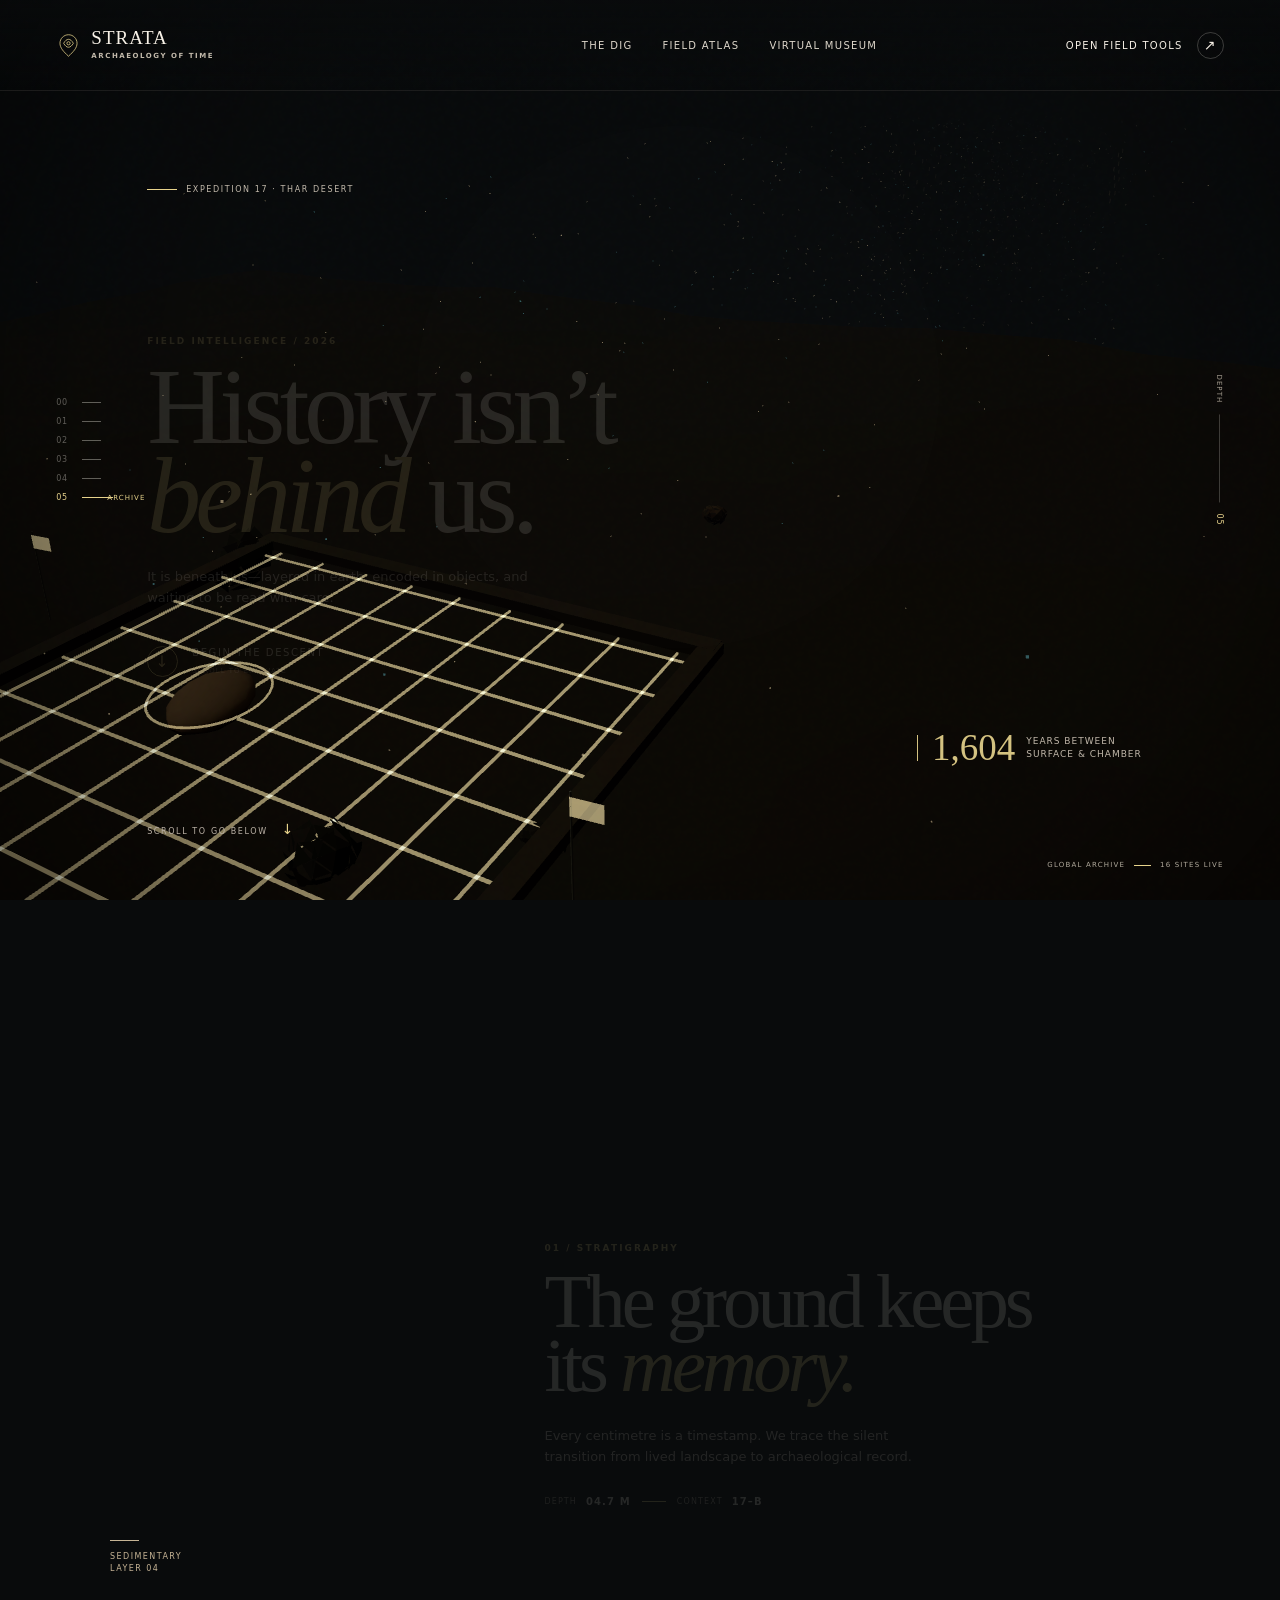
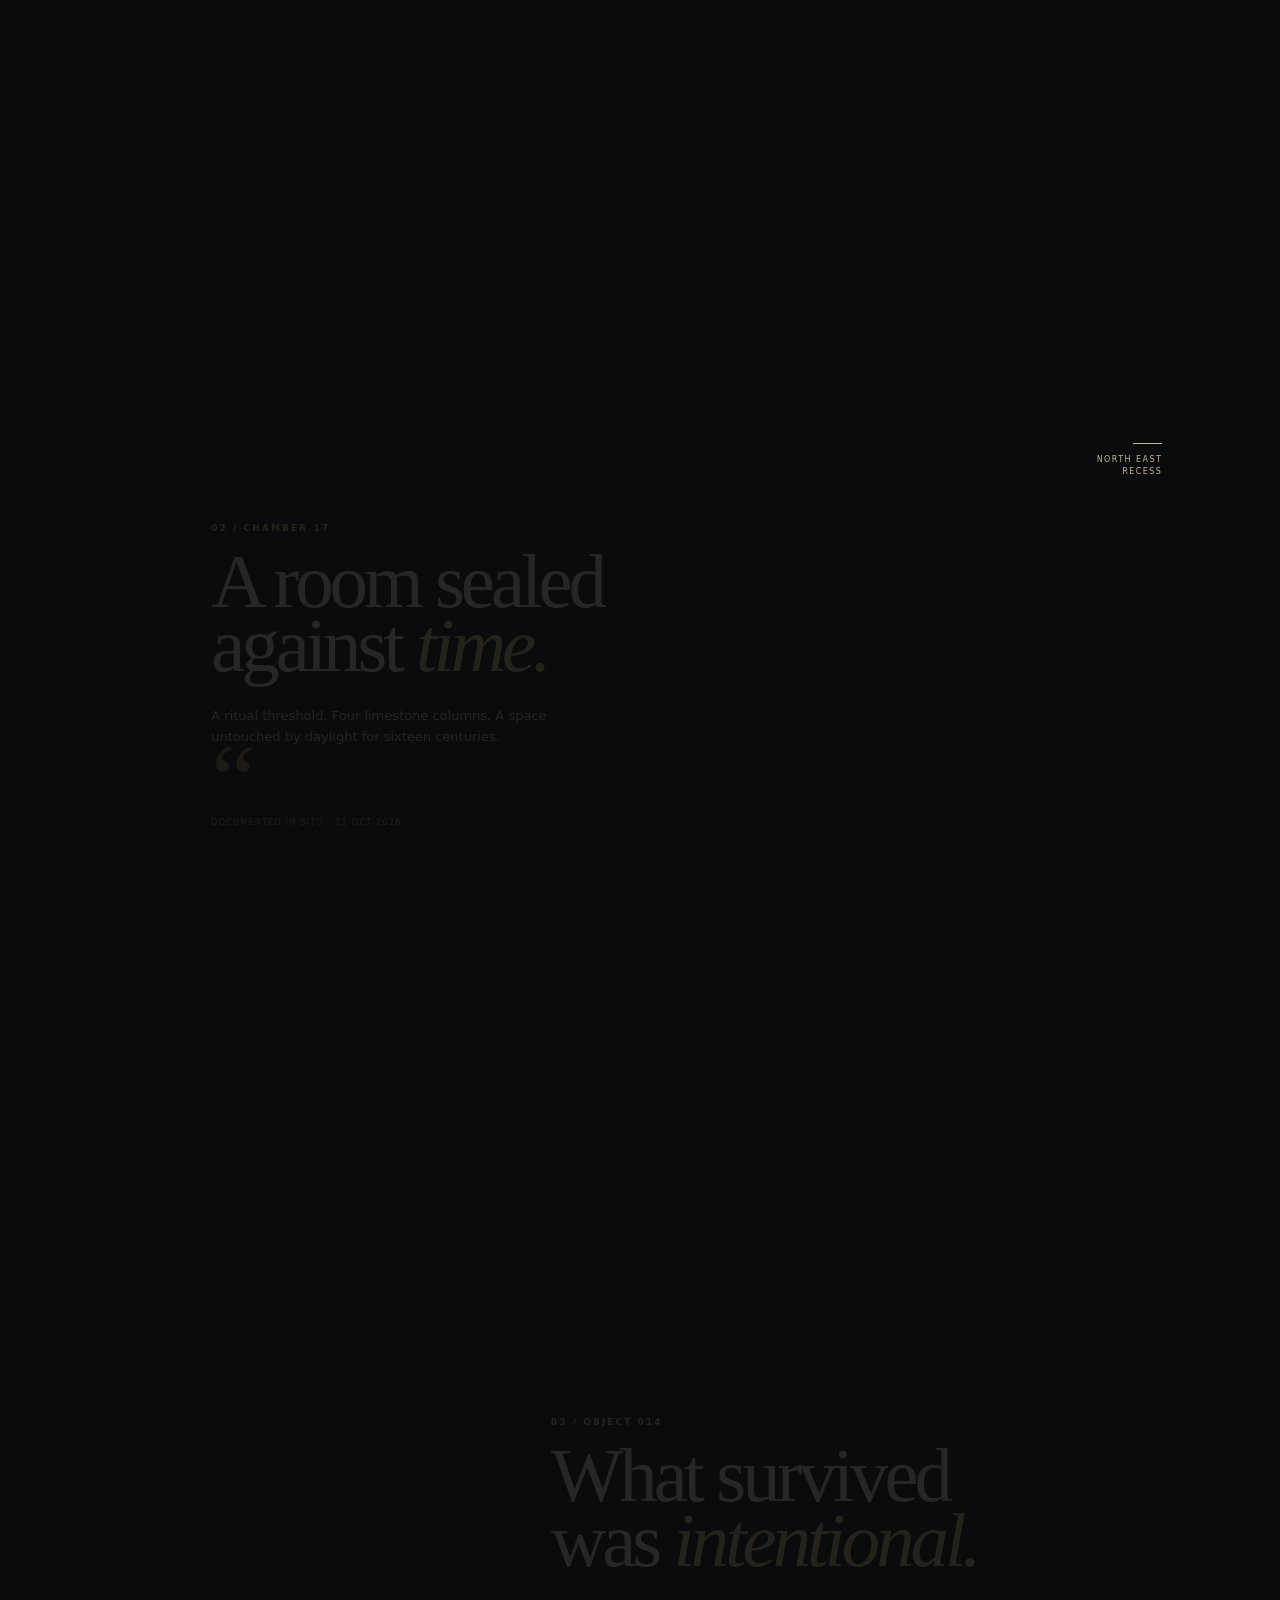
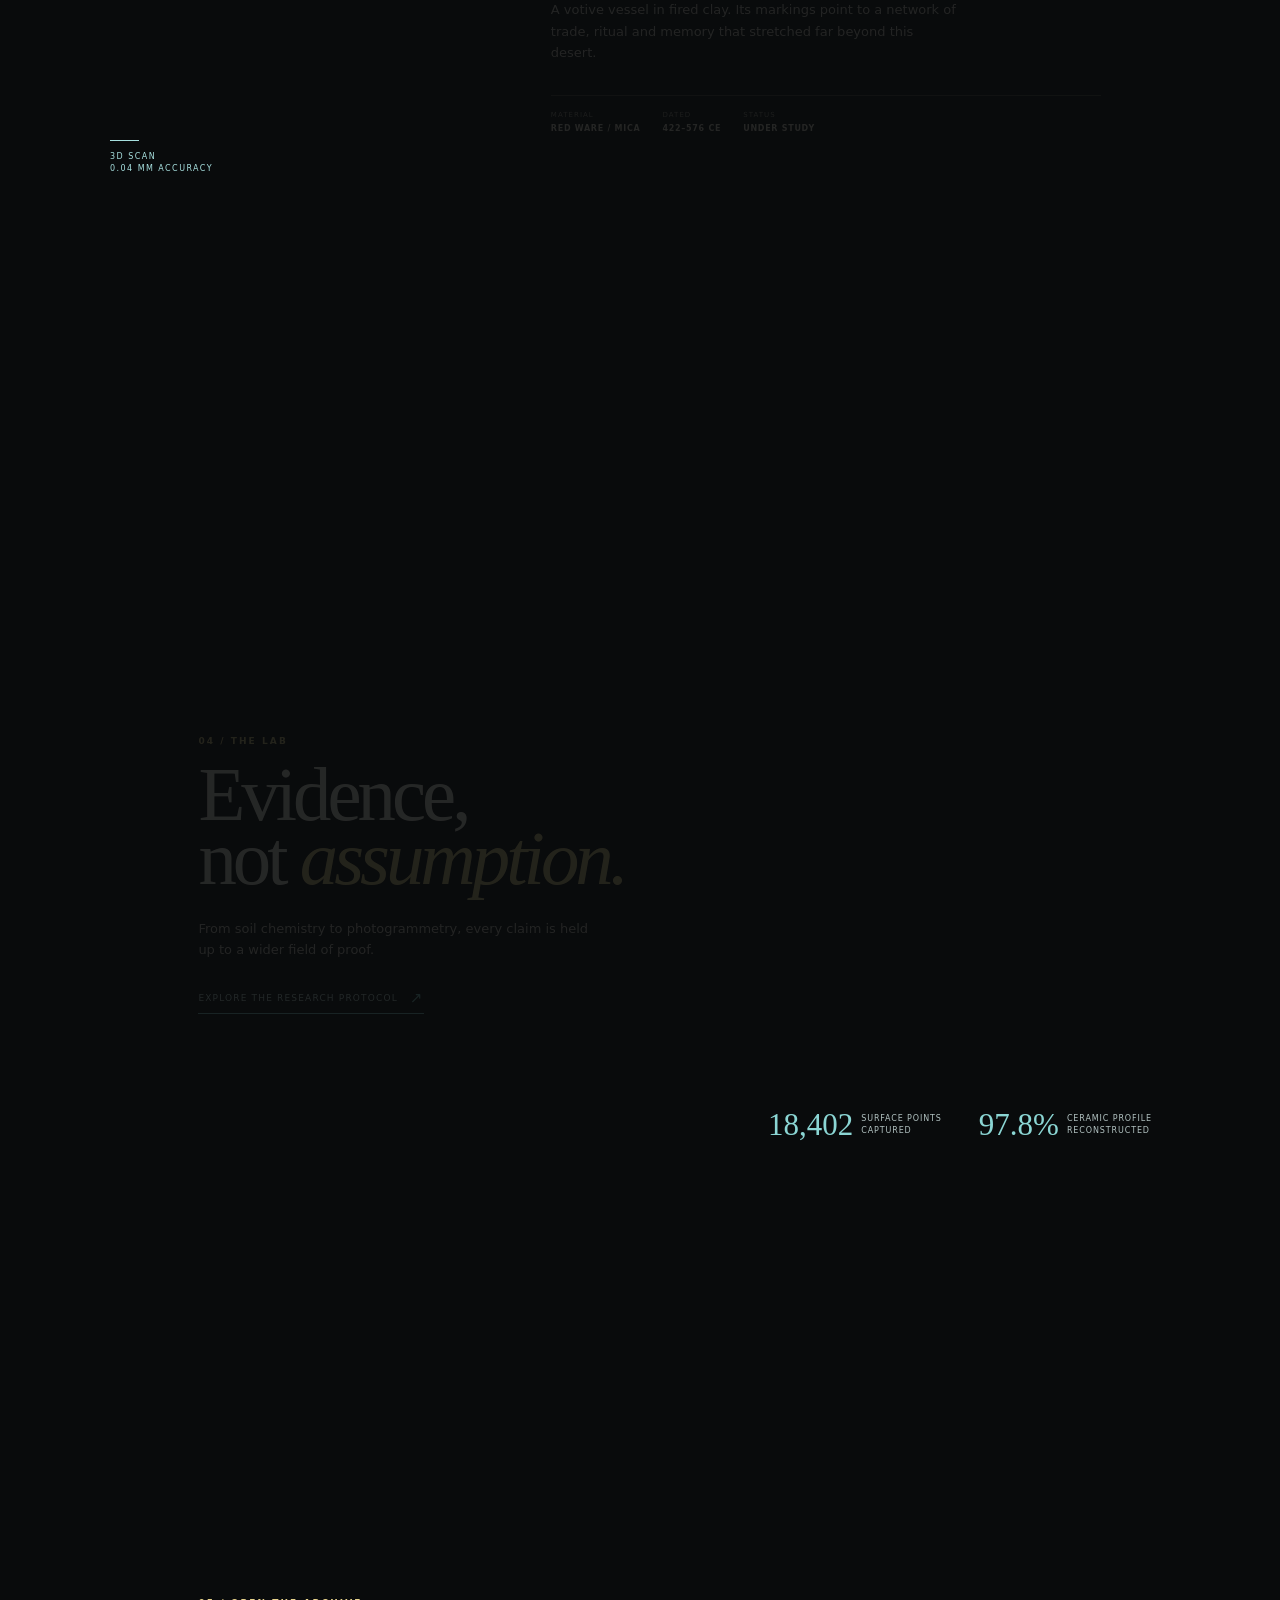
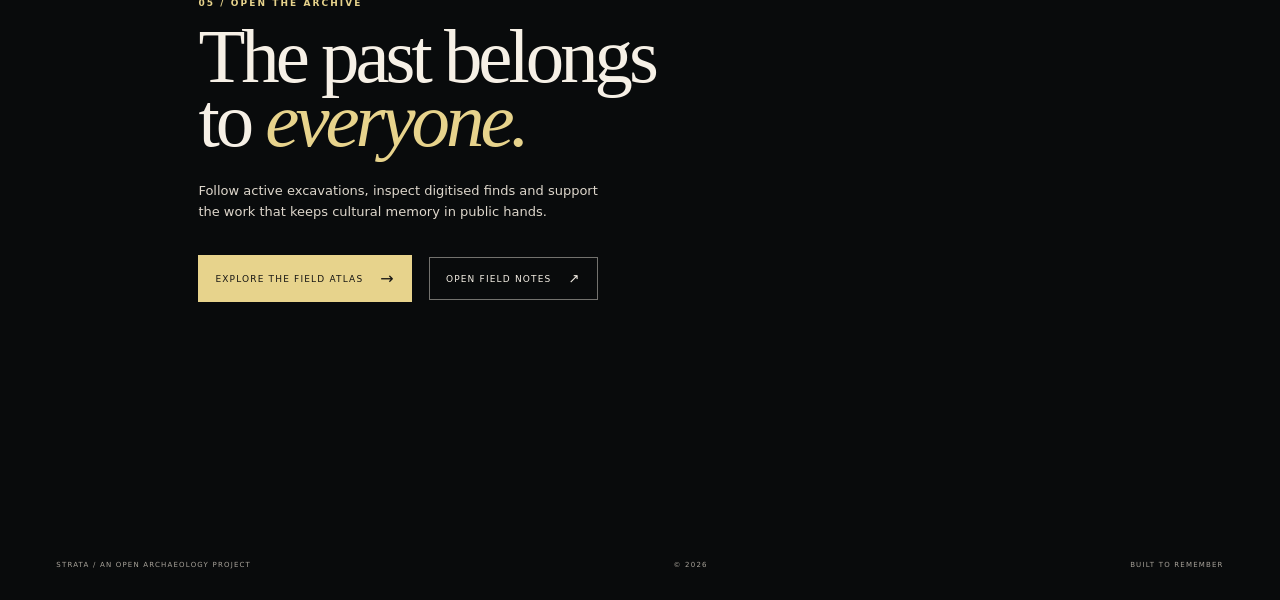
<file: index.html>
<!doctype html>
<html lang="en">
<head>
  <meta charset="UTF-8" />
  <meta name="viewport" content="width=device-width, initial-scale=1.0" />
  <meta name="theme-color" content="#090b0c" />
  <meta name="description" content="STRATA — an immersive archaeology experience." />
  <title>STRATA — Archaeology of Time</title>
  <link rel="stylesheet" href="styles.css" />
</head>
<body data-stage="surface">
  <div id="loading" aria-live="polite">
    <div class="loader-mark"><span></span><span></span><span></span></div>
    <p>PREPARING THE EXCAVATION</p>
  </div>

  <canvas id="world" aria-hidden="true"></canvas>
  <div class="grain" aria-hidden="true"></div>
  <div class="vignette" aria-hidden="true"></div>
  <div class="ambient-readout" aria-hidden="true"><span id="coordinate">27°10′N / 73°38′E</span><i></i><span id="depth">SURFACE</span></div>

  <a class="skip" href="#journey">Skip to the journey</a>

  <header class="topbar">
    <a href="#top" class="brand" aria-label="STRATA home">
      <svg viewBox="0 0 36 36" aria-hidden="true"><path d="M18 2.5c6.8 0 12.3 5.5 12.3 12.3S24.8 27.1 18 33.5C11.2 27.1 5.7 21.6 5.7 14.8S11.2 2.5 18 2.5Z"/><path d="M11 14.8c2.2-3.8 4.5-5.7 7-5.7s4.8 1.9 7 5.7c-2.2 3.8-4.5 5.7-7 5.7s-4.8-1.9-7-5.7Z"/><circle cx="18" cy="14.8" r="2.3"/></svg>
      <span>STRATA <em>ARCHAEOLOGY OF TIME</em></span>
    </a>
    <nav class="nav" aria-label="Primary navigation">
      <a href="#the-dig">The dig</a>
      <a href="atlas3d.html#sites">Field atlas</a>
      <a href="atlas3d.html#museum">Virtual museum</a>
    </nav>
    <a href="atlas3d.html#observe" class="nav-action"><span>Open field tools</span><b>↗</b></a>
  </header>

  <aside class="chapter-rail" aria-label="Journey chapters">
    <a href="#top" data-index="0" class="rail-link active"><span>00</span><i></i><em>Surface</em></a>
    <a href="#descent" data-index="1" class="rail-link"><span>01</span><i></i><em>Descent</em></a>
    <a href="#chamber" data-index="2" class="rail-link"><span>02</span><i></i><em>Chamber</em></a>
    <a href="#object" data-index="3" class="rail-link"><span>03</span><i></i><em>Object</em></a>
    <a href="#lab" data-index="4" class="rail-link"><span>04</span><i></i><em>Lab</em></a>
    <a href="#archive" data-index="5" class="rail-link"><span>05</span><i></i><em>Archive</em></a>
  </aside>

  <main id="journey">
    <section id="top" class="panel hero-panel chapter" data-index="0" data-stage="surface">
      <div class="eyebrow"><span></span>EXPEDITION 17 · THAR DESERT</div>
      <div class="hero-copy copy-block">
        <p class="kicker">FIELD INTELLIGENCE / 2026</p>
        <h1>History isn’t<br><i>behind</i> us.</h1>
        <p class="lede">It is beneath us—layered in earth, encoded in objects, and waiting to be read with care.</p>
        <a class="explore-button" href="#descent"><span class="button-icon">↓</span><span>Begin the descent</span><small>SCROLL TO EXCAVATE</small></a>
      </div>
      <div class="hero-note"><b>1,604</b><span>years between<br>surface & chamber</span></div>
      <p class="scroll-prompt">SCROLL TO GO BELOW <span>↓</span></p>
    </section>

    <section id="descent" class="panel descent-panel chapter" data-index="1" data-stage="descent">
      <div class="copy-block side-copy">
        <p class="kicker">01 / STRATIGRAPHY</p>
        <h2>The ground keeps<br>its <i>memory.</i></h2>
        <p class="lede">Every centimetre is a timestamp. We trace the silent transition from lived landscape to archaeological record.</p>
        <div class="data-line"><span>DEPTH</span><b>04.7 M</b><i></i><span>CONTEXT</span><b>17–B</b></div>
      </div>
      <p class="floating-caption left-cap">SEDIMENTARY<br>LAYER 04</p>
    </section>

    <section id="chamber" class="panel chamber-panel chapter" data-index="2" data-stage="chamber">
      <div class="copy-block chamber-copy">
        <p class="kicker">02 / CHAMBER 17</p>
        <h2>A room sealed<br>against <i>time.</i></h2>
        <p class="lede">A ritual threshold. Four limestone columns. A space untouched by daylight for sixteen centuries.</p>
        <div class="quote-mark">“</div>
        <p class="micro-note">DOCUMENTED IN SITU · 11 OCT 2026</p>
      </div>
      <p class="floating-caption right-cap">NORTH EAST<br>RECESS</p>
    </section>

    <section id="object" class="panel object-panel chapter" data-index="3" data-stage="object">
      <div class="copy-block object-copy">
        <p class="kicker">03 / OBJECT 014</p>
        <h2>What survived<br>was <i>intentional.</i></h2>
        <p class="lede">A votive vessel in fired clay. Its markings point to a network of trade, ritual and memory that stretched far beyond this desert.</p>
        <div class="object-details">
          <div><span>MATERIAL</span><b>RED WARE / MICA</b></div>
          <div><span>DATED</span><b>422–576 CE</b></div>
          <div><span>STATUS</span><b>UNDER STUDY</b></div>
        </div>
      </div>
      <p class="floating-caption left-cap bright">3D SCAN<br>0.04 MM ACCURACY</p>
    </section>

    <section id="lab" class="panel lab-panel chapter" data-index="4" data-stage="lab">
      <div class="copy-block lab-copy">
        <p class="kicker">04 / THE LAB</p>
        <h2>Evidence,<br>not <i>assumption.</i></h2>
        <p class="lede">From soil chemistry to photogrammetry, every claim is held up to a wider field of proof.</p>
        <a class="text-link" href="#archive">Explore the research protocol <span>↗</span></a>
      </div>
      <div class="lab-stats"><div><b>18,402</b><span>surface points<br>captured</span></div><div><b>97.8%</b><span>ceramic profile<br>reconstructed</span></div></div>
    </section>

    <section id="archive" class="panel archive-panel chapter" data-index="5" data-stage="archive">
      <div class="copy-block archive-copy">
        <p class="kicker">05 / OPEN THE ARCHIVE</p>
        <h2>The past belongs<br>to <i>everyone.</i></h2>
        <p class="lede">Follow active excavations, inspect digitised finds and support the work that keeps cultural memory in public hands.</p>
        <div class="archive-actions">
          <a href="atlas3d.html#sites" class="primary-action">Explore the field atlas <span>→</span></a>
          <a href="atlas3d.html#notes" class="secondary-action">Open field notes <span>↗</span></a>
        </div>
      </div>
      <footer class="footer"><span>STRATA / AN OPEN ARCHAEOLOGY PROJECT</span><span>© 2026</span><span>BUILT TO REMEMBER</span></footer>
    </section>
  </main>

  <div class="progress-wrap" aria-hidden="true"><span>DEPTH</span><div class="progress-track"><i id="progress"></i></div><b id="progress-label">00</b></div>
  <script type="module" src="app.js"></script>
</body>
</html>
</file>
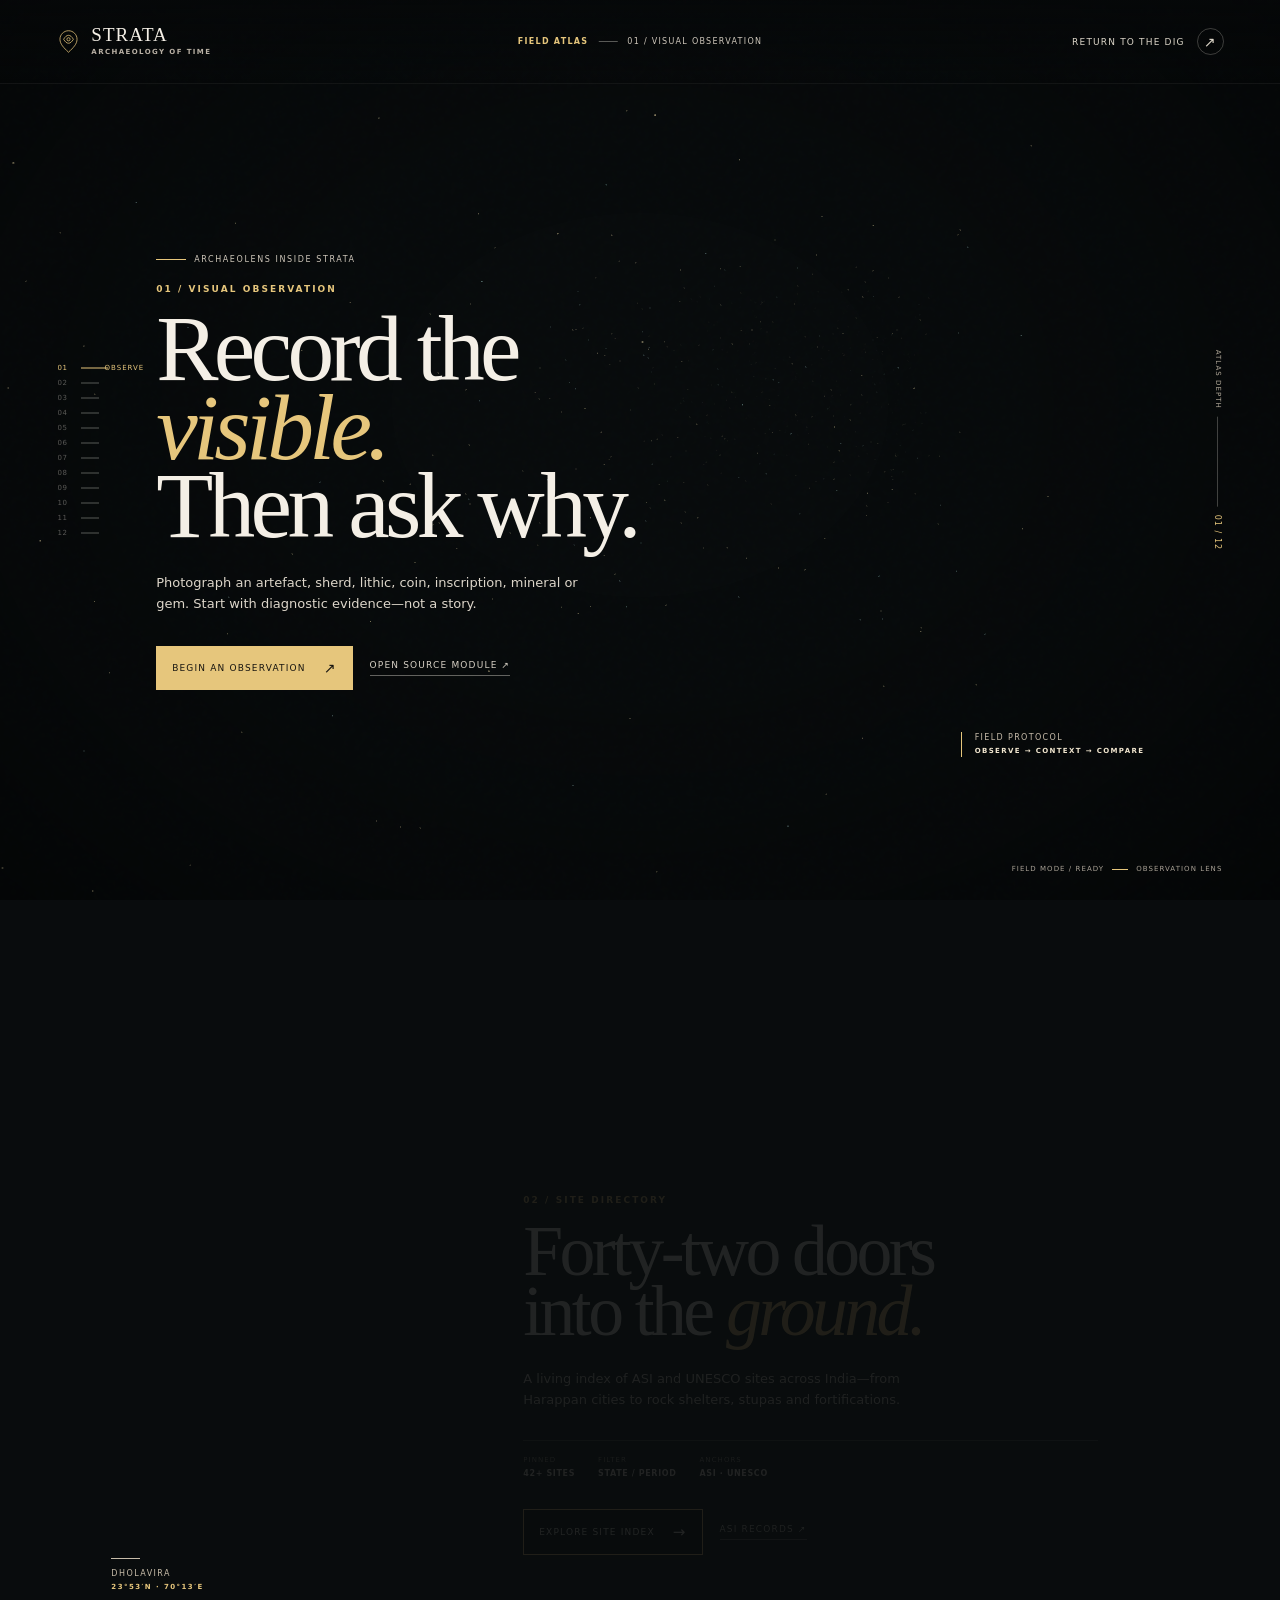
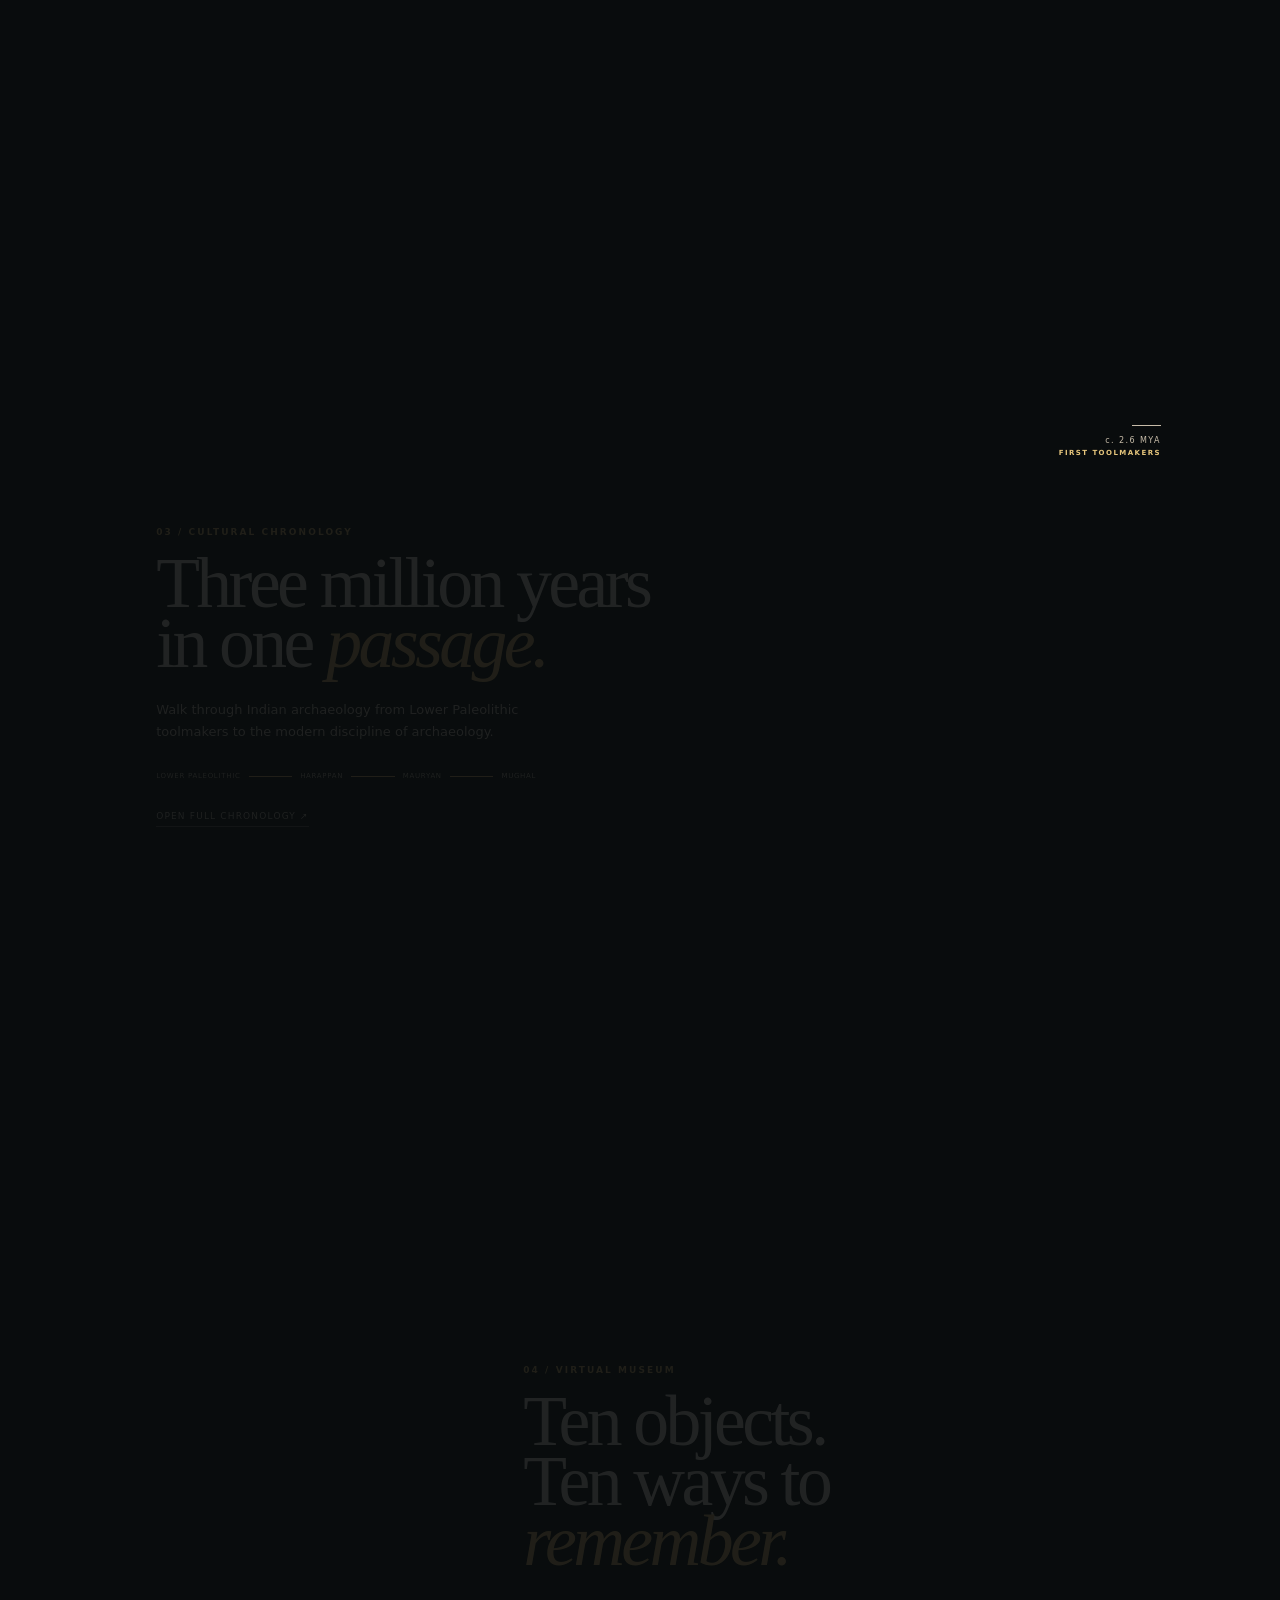
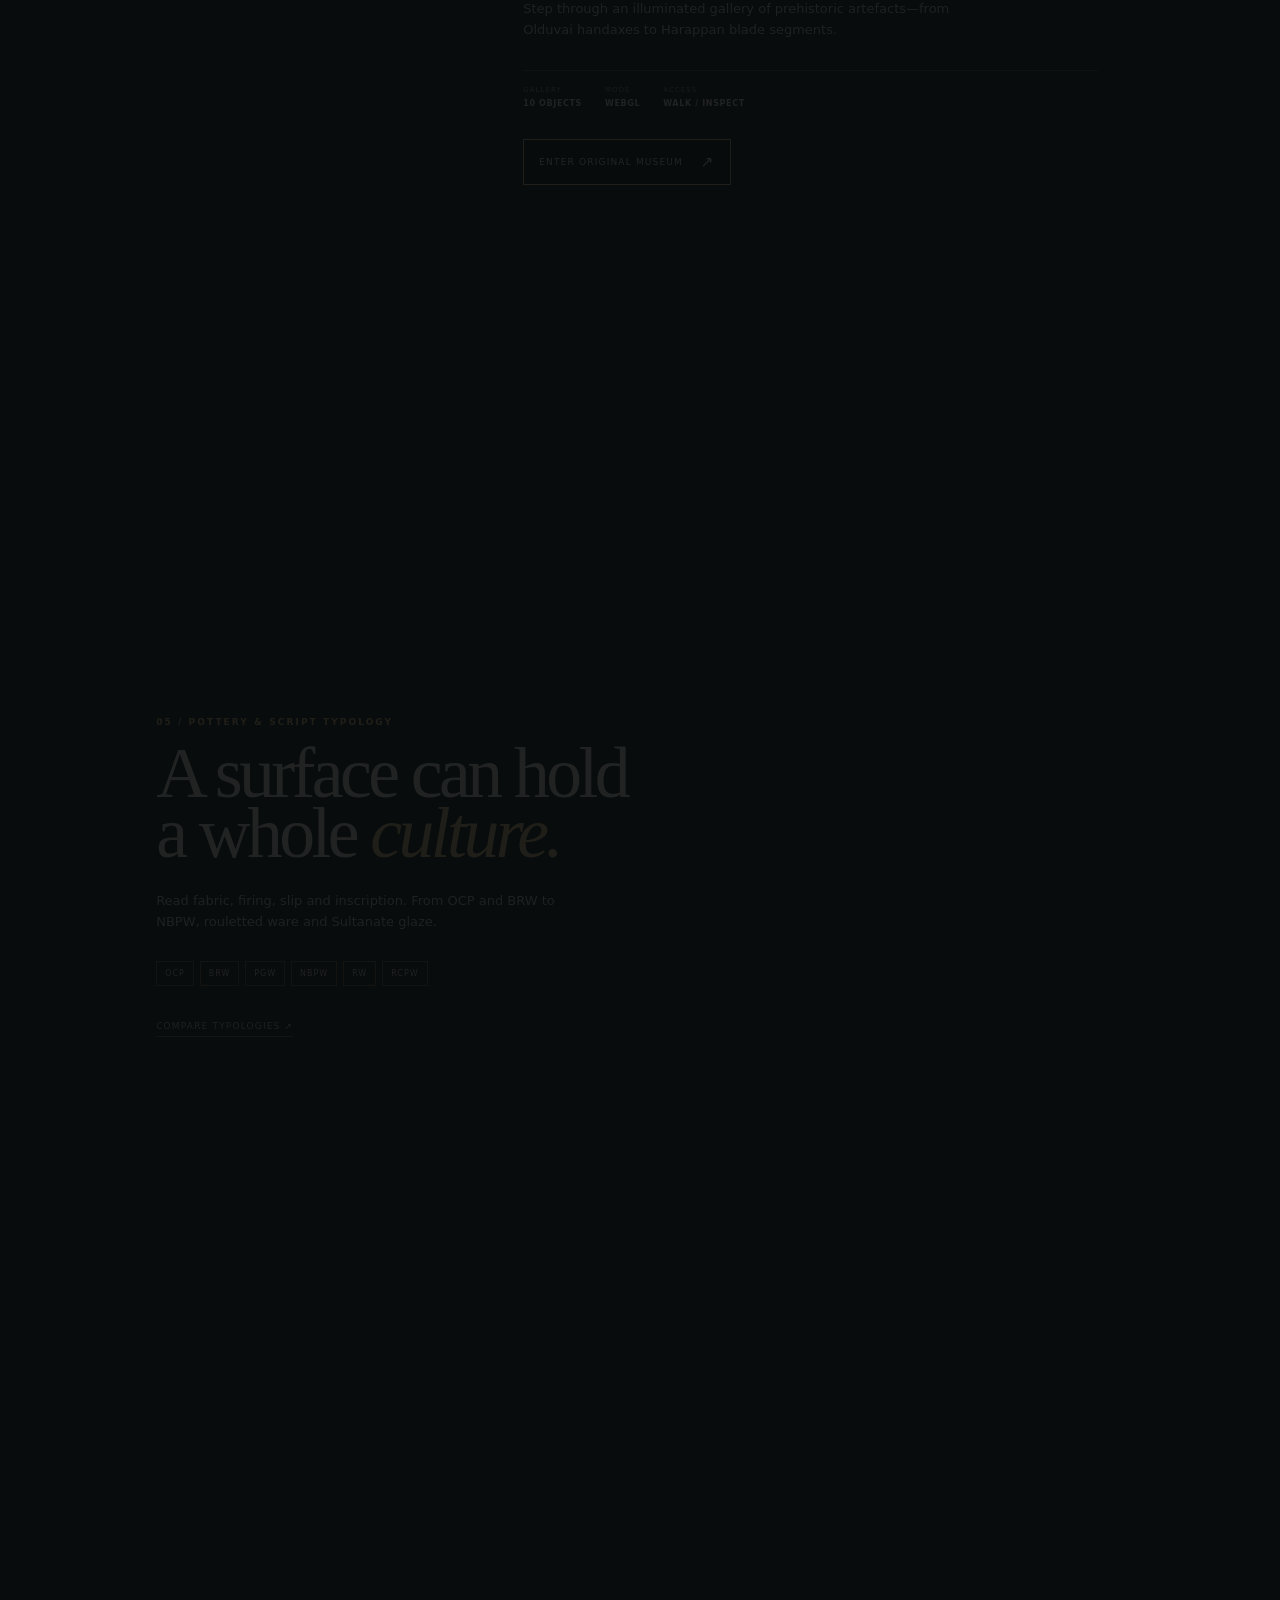
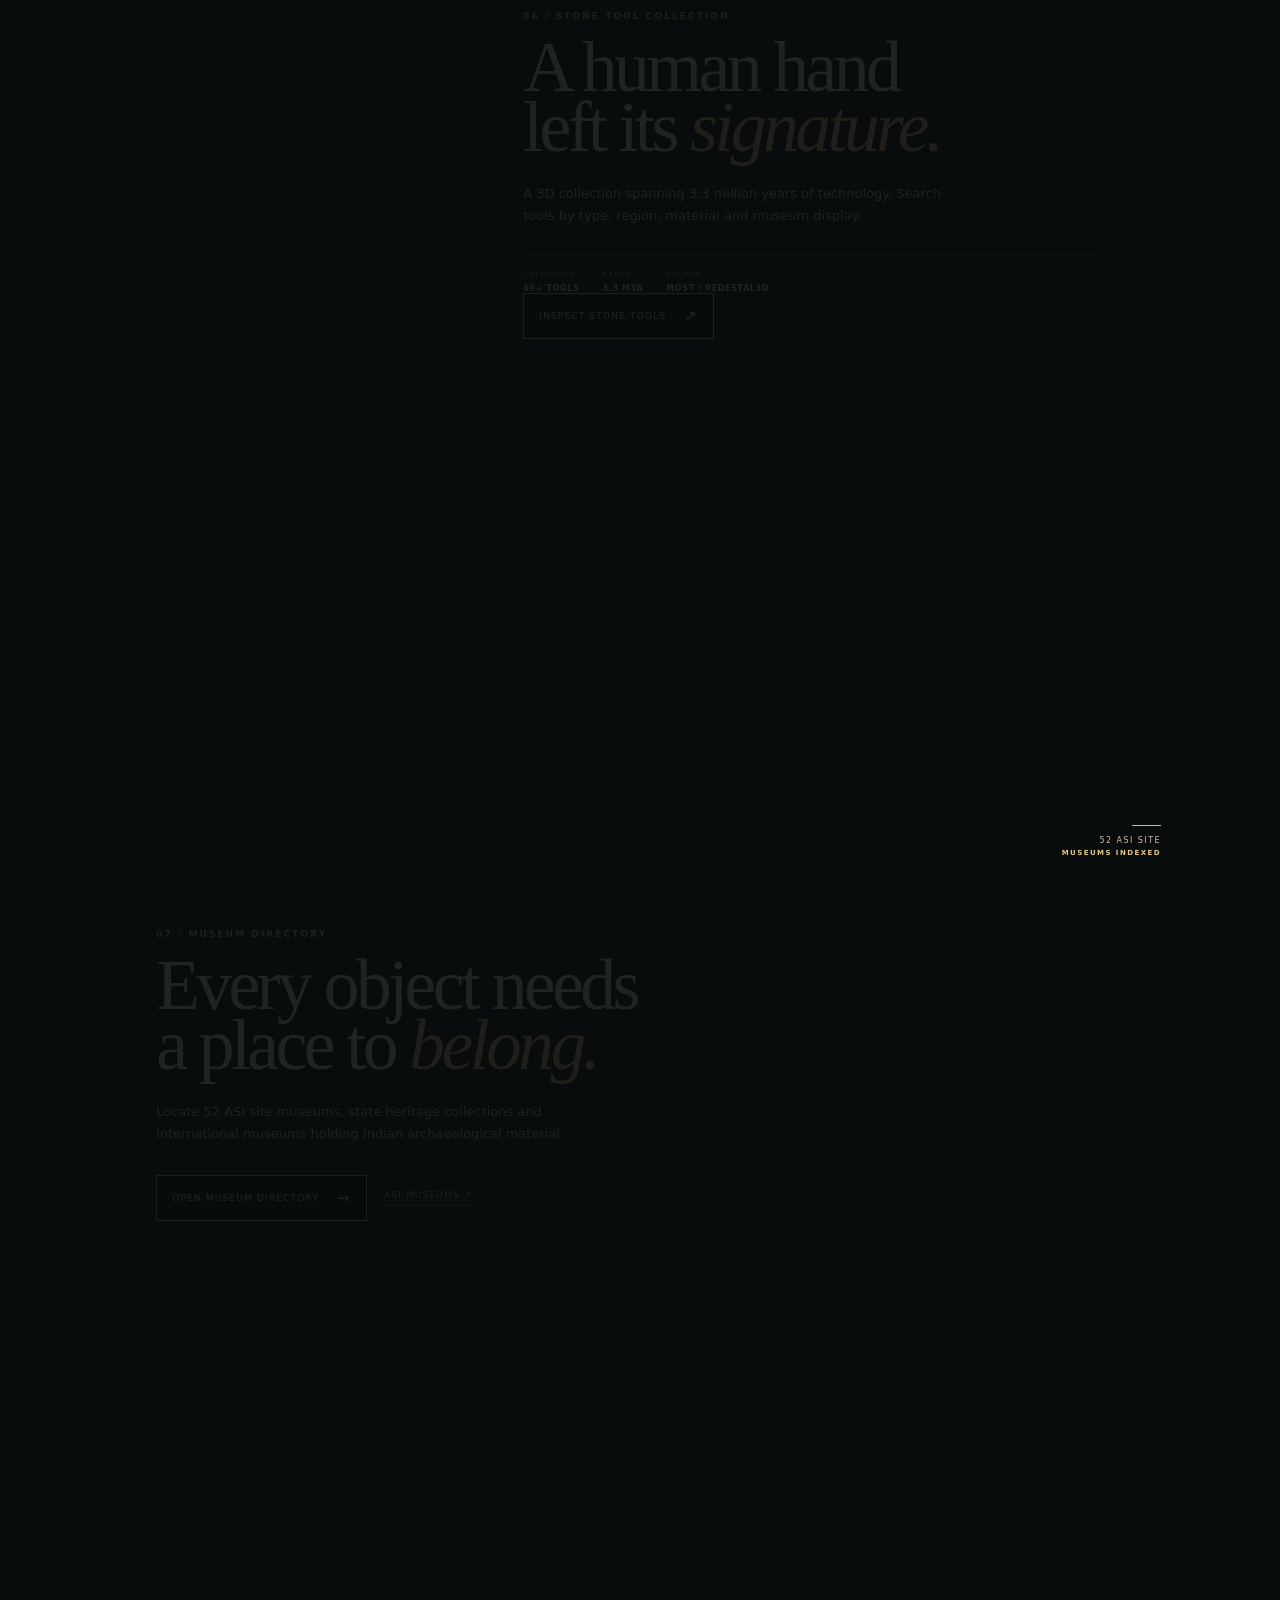
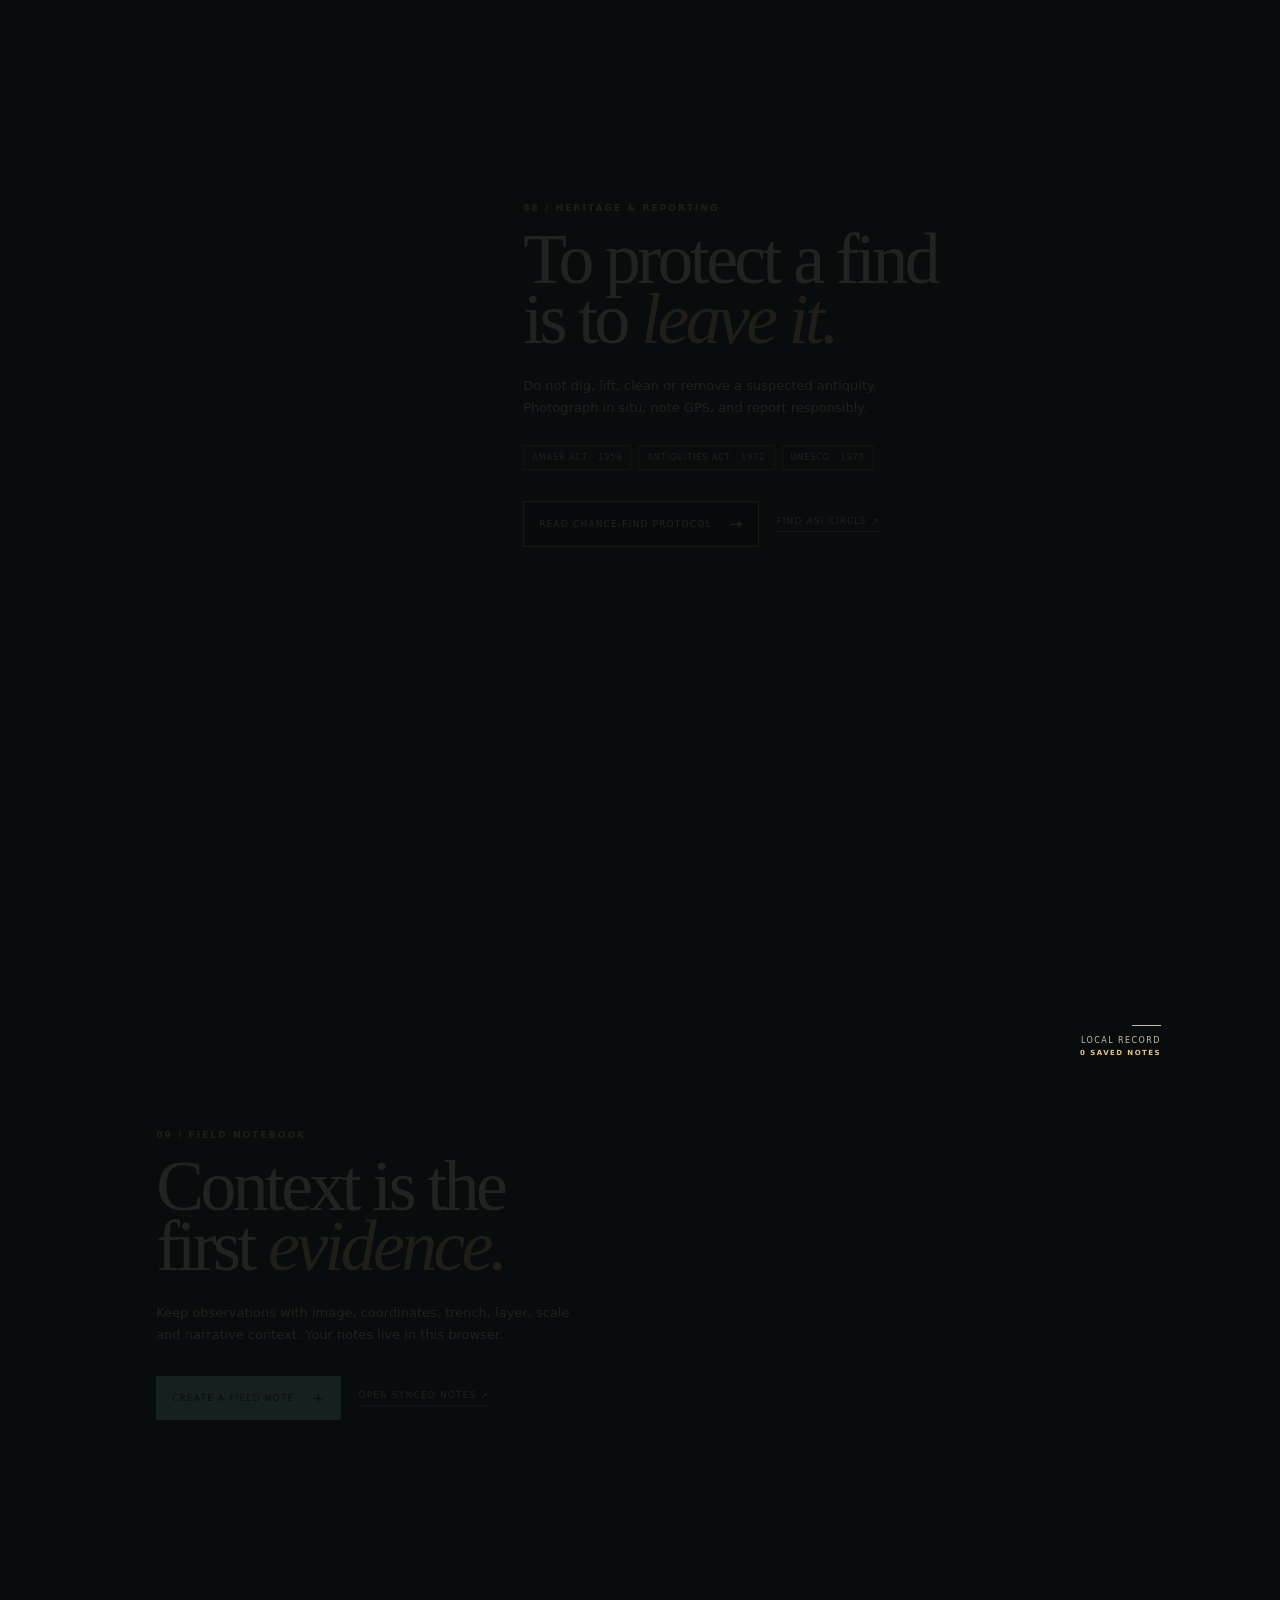
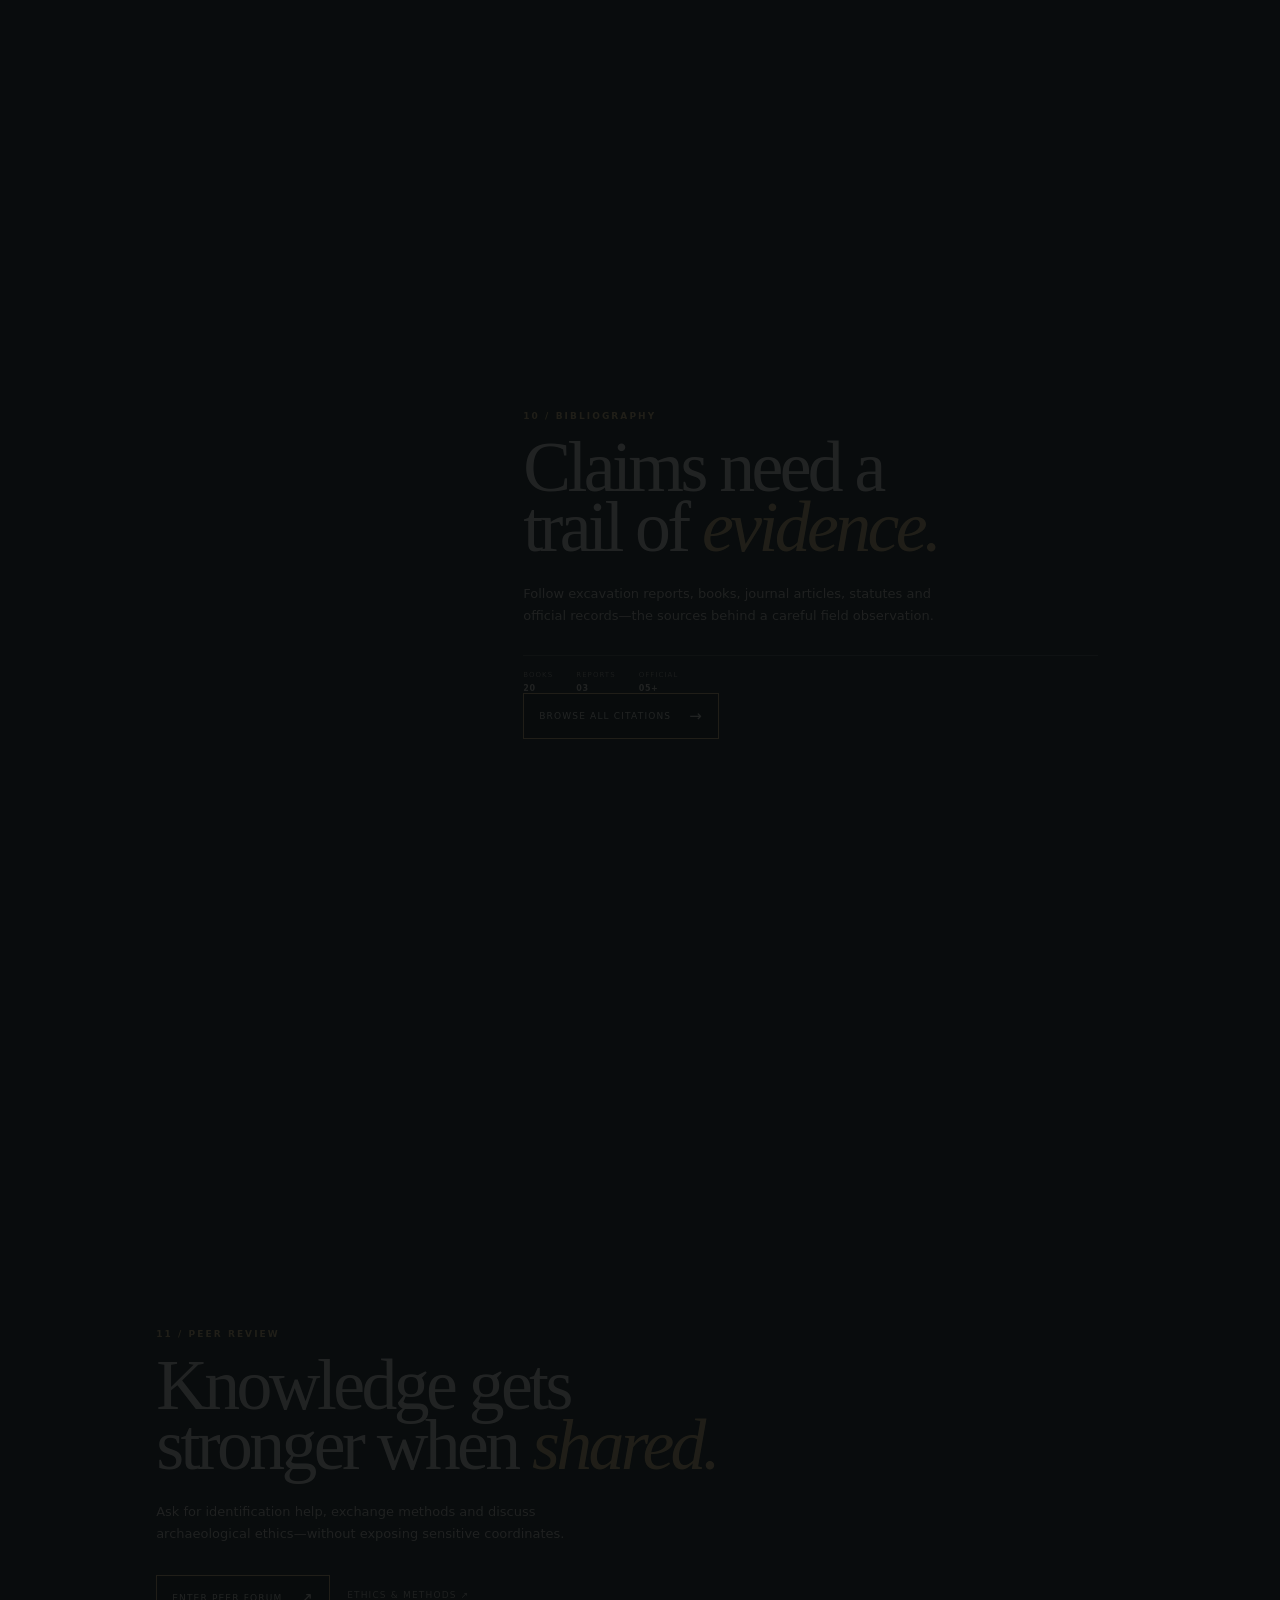
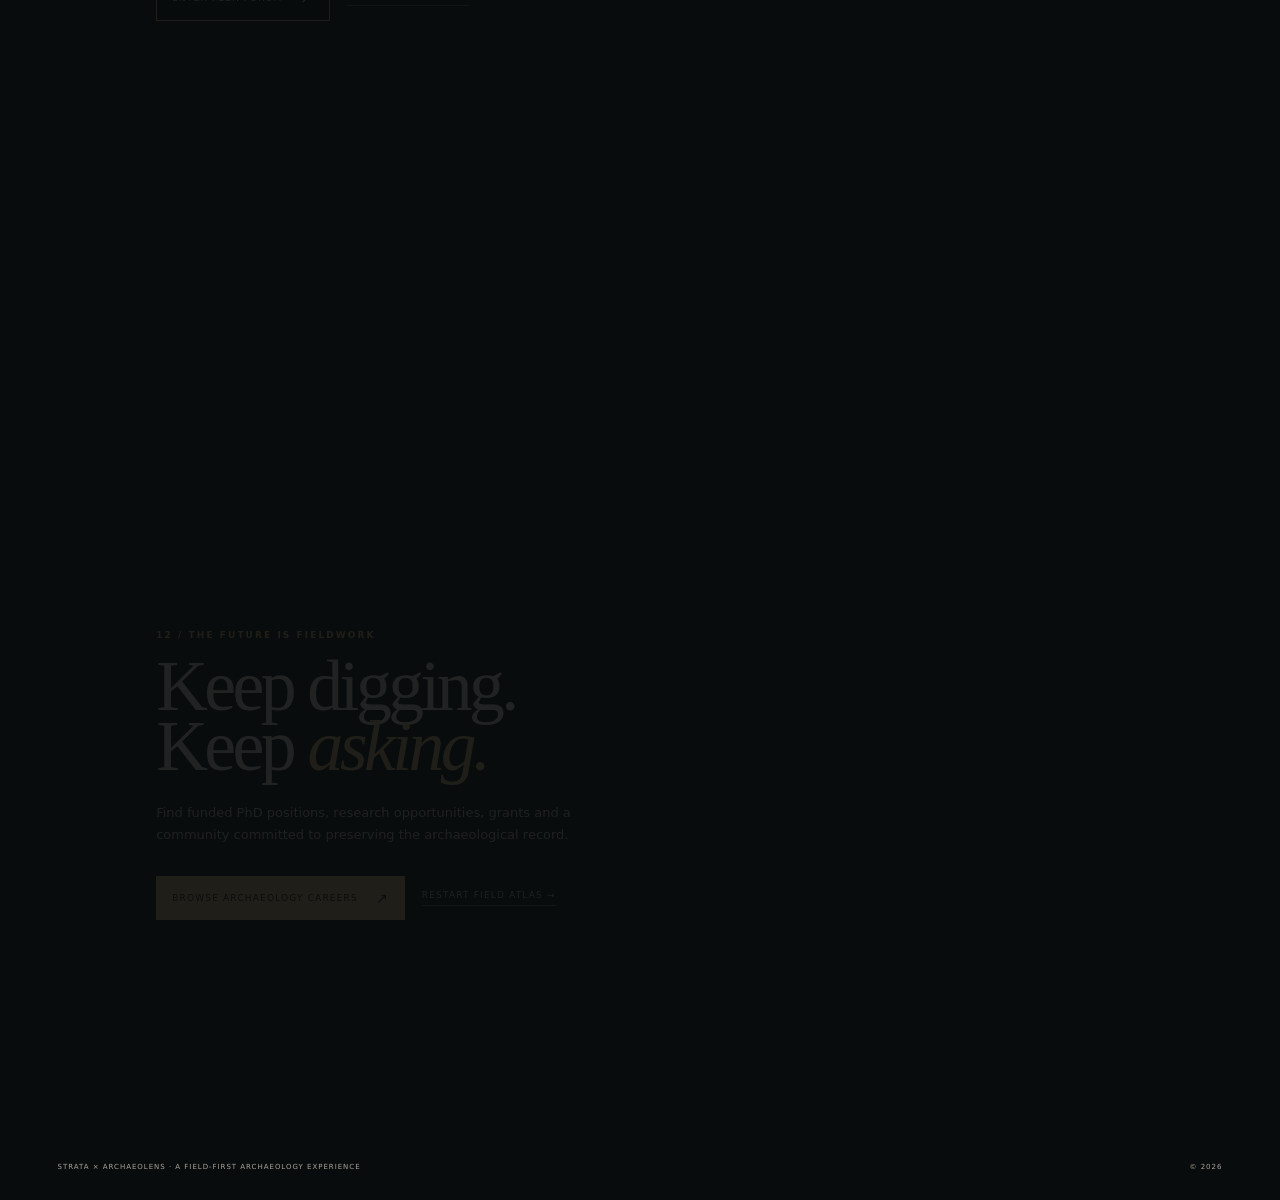
<file: atlas3d.html>
<!doctype html>
<html lang="en">
<head>
  <meta charset="UTF-8" />
  <meta name="viewport" content="width=device-width, initial-scale=1.0" />
  <meta name="theme-color" content="#0a0d0e" />
  <meta name="description" content="STRATA Field Atlas, a fully immersive 3D archaeology research journey." />
  <title>STRATA Field Atlas — 3D Archaeology</title>
  <link rel="stylesheet" href="atlas3d.css" />
</head>
<body data-stage="observe">
  <div id="loader"><div class="loader-orbit"><i></i><i></i><i></i></div><p>CALIBRATING FIELD ATLAS</p></div>
  <canvas id="atlas-world" aria-hidden="true"></canvas>
  <div class="noise" aria-hidden="true"></div><div class="shade" aria-hidden="true"></div>
  <header class="topbar">
    <a class="brand" href="index.html"><svg viewBox="0 0 36 36" aria-hidden="true"><path d="M18 2.5c6.8 0 12.3 5.5 12.3 12.3S24.8 27.1 18 33.5C11.2 27.1 5.7 21.6 5.7 14.8S11.2 2.5 18 2.5Z"/><path d="M11 14.8c2.2-3.8 4.5-5.7 7-5.7s4.8 1.9 7 5.7c-2.2 3.8-4.5 5.7-7 5.7s-4.8-1.9-7-5.7Z"/><circle cx="18" cy="14.8" r="2.3"/></svg><span>STRATA <em>ARCHAEOLOGY OF TIME</em></span></a>
    <div class="top-title"><b>FIELD ATLAS</b><i></i><span id="top-title">01 / OBSERVATION</span></div>
    <a class="return" href="index.html"><span>Return to the dig</span><b>↗</b></a>
  </header>

  <aside class="rail" aria-label="Atlas chapters">
    <a href="#observe" class="rail-link active" data-index="0"><span>01</span><i></i><em>Observe</em></a>
    <a href="#sites" class="rail-link" data-index="1"><span>02</span><i></i><em>Sites</em></a>
    <a href="#timeline" class="rail-link" data-index="2"><span>03</span><i></i><em>Timeline</em></a>
    <a href="#museum" class="rail-link" data-index="3"><span>04</span><i></i><em>Museum</em></a>
    <a href="#typology" class="rail-link" data-index="4"><span>05</span><i></i><em>Typology</em></a>
    <a href="#tools" class="rail-link" data-index="5"><span>06</span><i></i><em>Tools</em></a>
    <a href="#museums" class="rail-link" data-index="6"><span>07</span><i></i><em>Museums</em></a>
    <a href="#laws" class="rail-link" data-index="7"><span>08</span><i></i><em>Ethics</em></a>
    <a href="#notes" class="rail-link" data-index="8"><span>09</span><i></i><em>Notes</em></a>
    <a href="#references" class="rail-link" data-index="9"><span>10</span><i></i><em>Sources</em></a>
    <a href="#community" class="rail-link" data-index="10"><span>11</span><i></i><em>Peers</em></a>
    <a href="#opportunities" class="rail-link" data-index="11"><span>12</span><i></i><em>Future</em></a>
  </aside>

  <main>
    <section class="chapter active" id="observe" data-index="0" data-stage="observe">
      <div class="chapter-copy hero-copy"><p class="eyebrow"><span></span>ARCHAEOLENS INSIDE STRATA</p><p class="kicker">01 / VISUAL OBSERVATION</p><h1>Record the <i>visible.</i><br>Then ask why.</h1><p class="lede">Photograph an artefact, sherd, lithic, coin, inscription, mineral or gem. Start with diagnostic evidence—not a story.</p><div class="actions"><button class="primary" data-modal="scan-modal">Begin an observation <b>↗</b></button><a class="quiet" href="https://archaeolens-satya.lovable.app/" target="_blank" rel="noopener">Open source module <span>↗</span></a></div></div>
      <p class="corner-note">FIELD PROTOCOL<br><b>OBSERVE → CONTEXT → COMPARE</b></p>
    </section>

    <section class="chapter right-copy" id="sites" data-index="1" data-stage="sites">
      <div class="chapter-copy"><p class="kicker">02 / SITE DIRECTORY</p><h2>Forty-two doors<br>into the <i>ground.</i></h2><p class="lede">A living index of ASI and UNESCO sites across India—from Harappan cities to rock shelters, stupas and fortifications.</p><div class="mini-spec"><div><span>PINNED</span><b>42+ SITES</b></div><div><span>FILTER</span><b>STATE / PERIOD</b></div><div><span>ANCHORS</span><b>ASI · UNESCO</b></div></div><div class="actions"><a class="outline" href="https://archaeolens-satya.lovable.app/sites" target="_blank" rel="noopener">Explore site index <span>→</span></a><a class="text-action" href="https://asi.nic.in/" target="_blank" rel="noopener">ASI records ↗</a></div></div>
      <p class="floating left">DHOLAVIRA<br><b>23°53′N · 70°13′E</b></p>
    </section>

    <section class="chapter" id="timeline" data-index="2" data-stage="timeline">
      <div class="chapter-copy timeline-copy"><p class="kicker">03 / CULTURAL CHRONOLOGY</p><h2>Three million years<br>in one <i>passage.</i></h2><p class="lede">Walk through Indian archaeology from Lower Paleolithic toolmakers to the modern discipline of archaeology.</p><div class="chronology"><span>LOWER PALEOLITHIC</span><i></i><span>HARAPPAN</span><i></i><span>MAURYAN</span><i></i><span>MUGHAL</span></div><a class="text-action" href="https://archaeolens-satya.lovable.app/timeline" target="_blank" rel="noopener">Open full chronology ↗</a></div>
      <p class="floating right">c. 2.6 MYA<br><b>FIRST TOOLMAKERS</b></p>
    </section>

    <section class="chapter right-copy" id="museum" data-index="3" data-stage="museum">
      <div class="chapter-copy"><p class="kicker">04 / VIRTUAL MUSEUM</p><h2>Ten objects.<br>Ten ways to <i>remember.</i></h2><p class="lede">Step through an illuminated gallery of prehistoric artefacts—from Olduvai handaxes to Harappan blade segments.</p><div class="mini-spec"><div><span>GALLERY</span><b>10 OBJECTS</b></div><div><span>MODE</span><b>WEBGL</b></div><div><span>ACCESS</span><b>WALK / INSPECT</b></div></div><div class="actions"><a class="outline" href="https://archaeolens-satya.lovable.app/museum" target="_blank" rel="noopener">Enter original museum <span>↗</span></a></div></div>
    </section>

    <section class="chapter" id="typology" data-index="4" data-stage="typology">
      <div class="chapter-copy"><p class="kicker">05 / POTTERY & SCRIPT TYPOLOGY</p><h2>A surface can hold<br>a whole <i>culture.</i></h2><p class="lede">Read fabric, firing, slip and inscription. From OCP and BRW to NBPW, rouletted ware and Sultanate glaze.</p><div class="chip-row"><span>OCP</span><span>BRW</span><span>PGW</span><span>NBPW</span><span>RW</span><span>RCPW</span></div><a class="text-action" href="https://archaeolens-satya.lovable.app/typology" target="_blank" rel="noopener">Compare typologies ↗</a></div>
    </section>

    <section class="chapter right-copy" id="tools" data-index="5" data-stage="tools">
      <div class="chapter-copy"><p class="kicker">06 / STONE TOOL COLLECTION</p><h2>A human hand<br>left its <i>signature.</i></h2><p class="lede">A 3D collection spanning 3.3 million years of technology. Search tools by type, region, material and museum display.</p><div class="mini-spec"><div><span>CATALOGUE</span><b>69+ TOOLS</b></div><div><span>RANGE</span><b>3.3 MYA</b></div><div><span>SOURCE</span><b>MOST / PEDESTAL3D</b></div></div><a class="outline" href="https://archaeolens-satya.lovable.app/stone-tools" target="_blank" rel="noopener">Inspect stone tools <span>↗</span></a></div>
    </section>

    <section class="chapter" id="museums" data-index="6" data-stage="museums">
      <div class="chapter-copy museum-copy"><p class="kicker">07 / MUSEUM DIRECTORY</p><h2>Every object needs<br>a place to <i>belong.</i></h2><p class="lede">Locate 52 ASI site museums, state heritage collections and international museums holding Indian archaeological material.</p><div class="actions"><a class="outline" href="https://archaeolens-satya.lovable.app/museums" target="_blank" rel="noopener">Open museum directory <span>→</span></a><a class="text-action" href="https://asi.nic.in/pages/Museums" target="_blank" rel="noopener">ASI museums ↗</a></div></div>
      <p class="floating right">52 ASI SITE<br><b>MUSEUMS INDEXED</b></p>
    </section>

    <section class="chapter right-copy" id="laws" data-index="7" data-stage="laws">
      <div class="chapter-copy"><p class="kicker">08 / HERITAGE & REPORTING</p><h2>To protect a find<br>is to <i>leave it.</i></h2><p class="lede">Do not dig, lift, clean or remove a suspected antiquity. Photograph in situ, note GPS, and report responsibly.</p><div class="law-list"><span>AMASR ACT · 1958</span><span>ANTIQUITIES ACT · 1972</span><span>UNESCO · 1970</span></div><div class="actions"><a class="outline alert" href="https://archaeolens-satya.lovable.app/heritage-laws" target="_blank" rel="noopener">Read chance-find protocol <span>→</span></a><a class="text-action" href="https://asi.nic.in/circles/" target="_blank" rel="noopener">Find ASI circle ↗</a></div></div>
    </section>

    <section class="chapter" id="notes" data-index="8" data-stage="notes">
      <div class="chapter-copy"><p class="kicker">09 / FIELD NOTEBOOK</p><h2>Context is the<br>first <i>evidence.</i></h2><p class="lede">Keep observations with image, coordinates, trench, layer, scale and narrative context. Your notes live in this browser.</p><div class="actions"><button class="primary cyan" data-modal="note-modal">Create a field note <b>+</b></button><a class="quiet" href="https://archaeolens-satya.lovable.app/field-notes" target="_blank" rel="noopener">Open synced notes <span>↗</span></a></div></div>
      <p class="floating right" id="saved-note-count">LOCAL RECORD<br><b>0 SAVED NOTES</b></p>
    </section>

    <section class="chapter right-copy" id="references" data-index="9" data-stage="references">
      <div class="chapter-copy"><p class="kicker">10 / BIBLIOGRAPHY</p><h2>Claims need a<br>trail of <i>evidence.</i></h2><p class="lede">Follow excavation reports, books, journal articles, statutes and official records—the sources behind a careful field observation.</p><div class="mini-spec"><div><span>BOOKS</span><b>20</b></div><div><span>REPORTS</span><b>03</b></div><div><span>OFFICIAL</span><b>05+</b></div></div><a class="outline" href="https://archaeolens-satya.lovable.app/references" target="_blank" rel="noopener">Browse all citations <span>→</span></a></div>
    </section>

    <section class="chapter" id="community" data-index="10" data-stage="community">
      <div class="chapter-copy"><p class="kicker">11 / PEER REVIEW</p><h2>Knowledge gets<br>stronger when <i>shared.</i></h2><p class="lede">Ask for identification help, exchange methods and discuss archaeological ethics—without exposing sensitive coordinates.</p><div class="actions"><a class="outline" href="https://archaeolens-satya.lovable.app/community" target="_blank" rel="noopener">Enter peer forum <span>↗</span></a><a class="text-action" href="https://archaeolens-satya.lovable.app/about" target="_blank" rel="noopener">Ethics & methods ↗</a></div></div>
    </section>

    <section class="chapter final" id="opportunities" data-index="11" data-stage="future">
      <div class="chapter-copy"><p class="kicker">12 / THE FUTURE IS FIELDWORK</p><h2>Keep digging.<br>Keep <i>asking.</i></h2><p class="lede">Find funded PhD positions, research opportunities, grants and a community committed to preserving the archaeological record.</p><div class="actions"><a class="primary" href="https://www.higherjobz.com/?s=archaeology" target="_blank" rel="noopener">Browse archaeology careers <b>↗</b></a><a class="quiet" href="atlas3d.html#observe">Restart Field Atlas <span>→</span></a></div></div>
      <footer><span>STRATA × ARCHAEOLENS · A FIELD-FIRST ARCHAEOLOGY EXPERIENCE</span><span>© 2026</span></footer>
    </section>
  </main>

  <div class="depth-meter" aria-hidden="true"><span>ATLAS DEPTH</span><i><b id="progress"></b></i><em id="chapter-number">01 / 12</em></div>
  <div class="system-readout" aria-hidden="true"><span id="coords">FIELD MODE / READY</span><i></i><span id="scene-label">OBSERVATION LENS</span></div>

  <dialog id="scan-modal" class="modal"><button class="close" data-close>×</button><p class="modal-kicker">VISUAL OBSERVATION / PRIVATE BROWSER SESSION</p><h3>Start with what the camera can prove.</h3><label class="upload-zone" for="object-photo"><input type="file" id="object-photo" accept="image/*"><span id="upload-label">Choose an artefact photograph</span><small>JPG, PNG or WEBP · add a scale and context photo when possible</small></label><div id="preview-wrap" class="preview-wrap" hidden><img id="object-preview" alt="Selected object preview"><p>Visible record prepared. Add a field note for context; professional authentication requires physical examination.</p></div><button class="modal-action" data-close>Save visual record</button></dialog>
  <dialog id="note-modal" class="modal note-modal"><button class="close" data-close>×</button><p class="modal-kicker">FIELD NOTEBOOK / LOCAL STORAGE</p><h3>Preserve the context.</h3><form id="note-form"><label>Note title<input required name="title" placeholder="e.g. Sherd observation — trench 17B"></label><label>Location / context<input name="context" placeholder="Site, grid, layer or coordinates"></label><label>Observation<textarea required name="observation" placeholder="Record only what was visible, measured or documented."></textarea></label><button class="modal-action" type="submit">Save field note <span>+</span></button></form><p class="privacy">This demo saves notes only in this browser. Clear browser data and they will be removed.</p></dialog>
  <script type="module" src="atlas3d.js"></script>
</body>
</html>
</file>
<file: styles.css>
:root {
  --paper: #f6f0e6;
  --muted: #c2b9ab;
  --ink: #111516;
  --acid: #e7d38c;
  --rust: #ca6541;
  --cyan: #8bd6d4;
  --line: rgba(246,240,230,.22);
  --panel: rgba(7,9,10,.12);
}
* { box-sizing: border-box; }
html { scroll-behavior: smooth; background: #090b0c; }
body { margin: 0; min-width: 320px; background: #090b0c; color: var(--paper); font-family: Inter, ui-sans-serif, system-ui, -apple-system, BlinkMacSystemFont, "Segoe UI", sans-serif; overflow-x: hidden; }
a { color: inherit; text-decoration: none; }
#world { position: fixed; inset: 0; width: 100%; height: 100%; z-index: 0; display: block; }
.grain, .vignette { position: fixed; inset: 0; z-index: 1; pointer-events: none; }
.grain { opacity: .075; background-image: url("data:image/svg+xml,%3Csvg viewBox='0 0 160 160' xmlns='http://www.w3.org/2000/svg'%3E%3Cfilter id='n'%3E%3CfeTurbulence type='fractalNoise' baseFrequency='.88' numOctaves='3' stitchTiles='stitch'/%3E%3C/filter%3E%3Crect width='100%25' height='100%25' filter='url(%23n)' opacity='.9'/%3E%3C/svg%3E"); mix-blend-mode: soft-light; }
.vignette { background: radial-gradient(circle at 53% 43%, transparent 30%, rgba(0,0,0,.11) 67%, rgba(0,0,0,.68) 116%); }
#loading { position: fixed; inset: 0; z-index: 20; display: flex; flex-direction: column; justify-content: center; align-items: center; gap: 20px; background: #10110f; transition: opacity .85s ease, visibility .85s ease; }
#loading.hide { opacity: 0; visibility: hidden; }
#loading p { margin: 0; color: #b4aa92; font-size: 9px; letter-spacing: .25em; }
.loader-mark { position: relative; width: 54px; height: 54px; border: 1px solid rgba(219,195,125,.33); border-radius: 50%; animation: loaderRotate 2.7s linear infinite; }
.loader-mark span { position: absolute; border: 1px solid rgba(219,195,125,.68); border-radius: 50%; }
.loader-mark span:nth-child(1){inset:7px}.loader-mark span:nth-child(2){inset:15px}.loader-mark span:nth-child(3){inset:23px}@keyframes loaderRotate{to{transform:rotate(360deg)}}
.skip { position: fixed; left: 18px; top: -50px; z-index: 30; padding: 10px 13px; background: var(--paper); color: var(--ink); font-size: 12px; transition: top .2s; }.skip:focus { top: 18px; }
.topbar { position: fixed; top: 0; left: 0; right: 0; z-index: 10; height: 91px; padding: 20px 4.4vw; display: flex; align-items: center; justify-content: space-between; border-bottom: 1px solid transparent; transition: background .45s, border-color .45s; }
body:not([data-stage="surface"]) .topbar { background: linear-gradient(180deg,rgba(9,11,12,.63),rgba(9,11,12,0)); border-color: rgba(246,240,230,.08); }
.brand { display: flex; gap: 10px; align-items: center; font-family: Georgia, "Times New Roman", serif; font-size: 19px; letter-spacing: .055em; line-height: .88; }.brand svg{width:25px;height:25px;fill:none;stroke:var(--acid);stroke-width:1.1}.brand em{display:block;margin-top:6px;font:600 7px/1 Inter,system-ui,sans-serif;letter-spacing:.22em;color:var(--muted);font-style:normal}.nav{display:flex;gap:30px;margin-left:14vw}.nav a{position:relative;font-size:10px;letter-spacing:.13em;text-transform:uppercase;color:#ded7cb;transition:color .25s}.nav a:after{content:"";position:absolute;left:0;bottom:-7px;width:0;height:1px;background:var(--acid);transition:width .25s}.nav a:hover:after{width:100%}.nav-action{display:flex;align-items:center;gap:14px;font-size:10px;letter-spacing:.13em;text-transform:uppercase}.nav-action b{display:grid;place-items:center;width:27px;height:27px;border:1px solid var(--line);border-radius:50%;font-size:14px;font-weight:400;transition:background .25s,color .25s}.nav-action:hover b{background:var(--paper);color:#111}
main { position: relative; z-index: 2; } .panel { position: relative; min-height: 100svh; height: 100svh; padding: 0 11.5vw; display: flex; align-items: center; pointer-events: none; }.panel a { pointer-events:auto; }.copy-block{width:min(550px,100%);opacity:.12;transform:translateY(25px);transition:opacity .75s ease,transform .95s cubic-bezier(.2,.75,.2,1);}.chapter.is-active .copy-block{opacity:1;transform:translateY(0)}
.kicker{margin:0 0 17px;color:var(--acid);font-size:9px;letter-spacing:.23em;font-weight:650}.eyebrow{position:absolute;top:20.5%;left:11.5vw;display:flex;align-items:center;gap:9px;color:var(--muted);font-size:8px;letter-spacing:.2em}.eyebrow span{display:block;width:30px;height:1px;background:var(--acid)}h1,h2{margin:0;color:var(--paper);font-family:Georgia,"Times New Roman",serif;font-weight:400;letter-spacing:-.052em}h1{font-size:clamp(63px,8.4vw,142px);line-height:.82}h2{font-size:clamp(50px,6vw,100px);line-height:.84}h1 i,h2 i{font-weight:400;color:var(--acid)}.lede{max-width:405px;margin:26px 0 0;color:#ded7cc;font-size:13px;line-height:1.65;font-weight:350}.hero-copy{margin-top:7vh}.explore-button{display:grid;grid-template-columns:33px auto;grid-template-rows:auto auto;column-gap:12px;align-items:center;margin-top:37px;color:var(--paper);font-size:10px;letter-spacing:.16em;text-transform:uppercase}.explore-button .button-icon{grid-row:span 2;display:grid;place-items:center;width:31px;height:31px;border:1px solid var(--acid);border-radius:50%;font-size:16px;color:var(--acid);transition:transform .25s,background .25s}.explore-button:hover .button-icon{transform:translateY(4px);background:var(--acid);color:#171613}.explore-button small{margin-top:5px;color:#a99f91;font-size:7px;letter-spacing:.14em}.hero-note{position:absolute;right:10.8vw;bottom:15.5%;display:flex;align-items:center;gap:11px;padding-left:14px;border-left:1px solid var(--acid);opacity:.92}.hero-note b{font:400 37px/.7 Georgia,serif;color:var(--acid)}.hero-note span{font-size:9px;line-height:1.4;letter-spacing:.11em;text-transform:uppercase;color:#d1c7b9}.scroll-prompt{position:absolute;bottom:7%;left:11.5vw;margin:0;color:#b9b0a5;font-size:8px;letter-spacing:.2em}.scroll-prompt span{display:inline-block;margin-left:10px;color:var(--acid);font-size:14px;animation:scrollBounce 1.8s ease-in-out infinite}@keyframes scrollBounce{50%{transform:translateY(6px)}}
.side-copy{margin-left:auto;margin-right:3vw}.data-line{display:flex;align-items:center;gap:9px;margin-top:29px;font-size:8px;letter-spacing:.14em;color:#b8b0a5}.data-line b{font-size:10px;color:var(--paper);font-weight:600}.data-line i{display:block;width:24px;height:1px;background:var(--acid);margin:0 2px}.floating-caption{position:absolute;margin:0;color:#c6b495;font-size:8px;line-height:1.5;letter-spacing:.18em}.left-cap{left:8.6vw;bottom:25%}.right-cap{right:9.2vw;top:27%;text-align:right}.floating-caption:before{content:"";display:block;width:29px;height:1px;background:currentColor;margin-bottom:10px}.right-cap:before{margin-left:auto}.bright{color:#a7e0df}.chamber-copy{margin-left:5vw}.quote-mark{margin-top:13px;font:100px/.4 Georgia,serif;color:rgba(227,167,96,.75)}.micro-note{margin:18px 0 0;color:#b7a996;font-size:8px;letter-spacing:.16em}.object-copy{margin-left:auto;margin-right:2.5vw}.object-details{display:flex;gap:22px;margin-top:31px;padding-top:15px;border-top:1px solid rgba(232,216,183,.33)}.object-details div{display:flex;flex-direction:column;gap:5px}.object-details span{font-size:7px;letter-spacing:.15em;color:#a8a096}.object-details b{font-size:8px;letter-spacing:.09em;color:#ebe2d2}.lab-copy{margin-left:4vw}.text-link{display:inline-flex;gap:12px;align-items:center;margin-top:29px;padding-bottom:6px;border-bottom:1px solid var(--cyan);font-size:9px;letter-spacing:.13em;text-transform:uppercase;color:#d9f4f1}.text-link span{color:var(--cyan);font-size:15px}.lab-stats{position:absolute;right:10vw;bottom:18%;display:flex;gap:37px}.lab-stats div{display:flex;align-items:flex-start;gap:8px}.lab-stats b{color:var(--cyan);font:400 31px/.8 Georgia,serif}.lab-stats span{font-size:8px;line-height:1.45;letter-spacing:.11em;color:#b2c2c1;text-transform:uppercase}.archive-copy{margin-left:4vw}.archive-actions{display:flex;gap:17px;margin-top:33px;align-items:center}.primary-action,.secondary-action{display:inline-flex;align-items:center;gap:17px;padding:13px 16px;border:1px solid var(--acid);font-size:9px;letter-spacing:.13em;text-transform:uppercase}.primary-action{background:var(--acid);color:#171613;transition:background .25s}.primary-action:hover{background:#f5e6ad}.primary-action span{font-size:16px}.secondary-action{border-color:rgba(245,240,230,.45);color:var(--paper);transition:background .25s}.secondary-action:hover{background:rgba(245,240,230,.1)}.secondary-action span{font-size:13px}.footer{position:absolute;bottom:31px;left:4.4vw;right:4.4vw;display:flex;justify-content:space-between;color:#a9a49b;font-size:7px;letter-spacing:.17em}.chapter-rail{position:fixed;z-index:8;left:4.4vw;top:50%;transform:translateY(-50%);display:flex;flex-direction:column;gap:10px}.rail-link{display:grid;grid-template-columns:20px 19px auto;align-items:center;gap:6px;color:rgba(245,240,230,.37);font-size:8px;letter-spacing:.08em;transition:color .35s}.rail-link i{width:19px;height:1px;background:currentColor;transition:width .35s,background .35s}.rail-link em{opacity:0;font-style:normal;text-transform:uppercase;font-size:7px;letter-spacing:.15em;transition:opacity .35s}.rail-link.active{color:var(--acid)}.rail-link.active i{width:31px}.rail-link.active em{opacity:1}.ambient-readout{position:fixed;z-index:7;right:4.4vw;bottom:31px;display:flex;align-items:center;gap:9px;color:#b1aa9c;font-size:7px;letter-spacing:.17em}.ambient-readout i{width:17px;height:1px;background:var(--acid)}.progress-wrap{position:fixed;z-index:8;right:4.4vw;top:50%;transform:translateY(-50%);display:flex;align-items:center;gap:9px;color:#a69e91;font-size:7px;letter-spacing:.15em;writing-mode:vertical-rl}.progress-track{position:relative;width:1px;height:88px;background:rgba(246,240,230,.22);margin:2px 0}.progress-track i{position:absolute;top:0;left:0;width:1px;height:0;background:var(--acid);transition:height .16s}.progress-wrap b{font-size:8px;font-weight:500;color:var(--acid)}
body[data-stage="descent"]{--acid:#d69b5a}body[data-stage="chamber"]{--acid:#e7af71}body[data-stage="object"]{--acid:#e7d38c}body[data-stage="lab"]{--acid:#8bd6d4}body[data-stage="archive"]{--acid:#e7d38c}
@media (max-width: 800px){.topbar{height:70px;padding:15px 20px}.brand{font-size:16px}.brand svg{width:22px}.nav{display:none}.nav-action{font-size:0}.nav-action b{width:29px;height:29px;font-size:15px}.panel{padding:0 11vw}.chapter-rail,.progress-wrap{display:none}.ambient-readout{right:20px;bottom:18px;font-size:6px}.hero-copy{margin-top:12vh}.eyebrow{left:11vw;top:17%}h1{font-size:clamp(58px,17vw,88px);line-height:.85}h2{font-size:clamp(49px,14vw,75px)}.lede{font-size:12px;max-width:328px}.hero-note{right:11vw;bottom:15%;transform:scale(.83);transform-origin:right bottom}.scroll-prompt{left:11vw;bottom:6%}.side-copy,.chamber-copy,.lab-copy,.archive-copy,.object-copy{margin-left:0;margin-right:0}.copy-block{width:100%}.floating-caption{display:none}.object-details{gap:11px}.object-details b{font-size:7px}.lab-stats{left:11vw;right:auto;bottom:15%;gap:22px}.lab-stats b{font-size:26px}.archive-actions{gap:9px;flex-wrap:wrap}.primary-action,.secondary-action{padding:12px 11px;font-size:8px;gap:8px}.footer{left:20px;right:20px;bottom:18px;font-size:6px;gap:5px}.footer span:nth-child(2){display:none}.grain{opacity:.05}}
@media (prefers-reduced-motion: reduce){html{scroll-behavior:auto}.loader-mark,.scroll-prompt span{animation:none}.copy-block{transition:none}}
</file>
<file: atlas3d.css>
:root{--paper:#f4efe6;--muted:#b9b1a5;--gold:#e6c67c;--cyan:#8bd3d1;--clay:#d69559;--red:#e1835e;--line:rgba(244,239,230,.23)}*{box-sizing:border-box}html{scroll-behavior:smooth;background:#090c0d}body{margin:0;min-width:320px;background:#090c0d;color:var(--paper);font-family:Inter,ui-sans-serif,system-ui,-apple-system,BlinkMacSystemFont,"Segoe UI",sans-serif;overflow-x:hidden}a{color:inherit;text-decoration:none}button{font:inherit}#atlas-world{position:fixed;z-index:0;inset:0;width:100%;height:100%;display:block}.noise,.shade{position:fixed;pointer-events:none;inset:0;z-index:1}.noise{opacity:.07;background-image:url("data:image/svg+xml,%3Csvg viewBox='0 0 160 160' xmlns='http://www.w3.org/2000/svg'%3E%3Cfilter id='n'%3E%3CfeTurbulence type='fractalNoise' baseFrequency='.88' numOctaves='3' stitchTiles='stitch'/%3E%3C/filter%3E%3Crect width='100%25' height='100%25' filter='url(%23n)' opacity='.9'/%3E%3C/svg%3E");mix-blend-mode:soft-light}.shade{background:radial-gradient(ellipse at 50% 45%,transparent 27%,rgba(0,0,0,.21) 70%,rgba(0,0,0,.7) 124%)}#loader{position:fixed;inset:0;z-index:30;display:flex;flex-direction:column;justify-content:center;align-items:center;gap:18px;background:#0c1010;transition:opacity .8s,visibility .8s}#loader.out{opacity:0;visibility:hidden}#loader p{margin:0;color:#c8b589;font-size:8px;letter-spacing:.22em}.loader-orbit{position:relative;width:57px;height:57px;border:1px solid rgba(230,198,124,.2);border-radius:50%;animation:spin 2.5s linear infinite}.loader-orbit i{position:absolute;border:1px solid var(--gold);border-radius:50%}.loader-orbit i:nth-child(1){inset:7px}.loader-orbit i:nth-child(2){inset:16px;border-color:rgba(230,198,124,.7)}.loader-orbit i:nth-child(3){inset:25px}@keyframes spin{to{transform:rotate(360deg)}}.topbar{position:fixed;z-index:10;top:0;left:0;right:0;height:84px;padding:18px 4.4vw;display:flex;align-items:center;justify-content:space-between;background:linear-gradient(180deg,rgba(6,8,9,.71),transparent);border-bottom:1px solid rgba(244,239,230,.05);transition:background .4s}.brand{display:flex;align-items:center;gap:10px;font:19px/.85 Georgia,"Times New Roman",serif;letter-spacing:.055em}.brand svg{width:25px;height:25px;fill:none;stroke:var(--gold);stroke-width:1.1}.brand em{display:block;margin-top:6px;font:600 7px/1 Inter,system-ui,sans-serif;letter-spacing:.2em;color:var(--muted);font-style:normal}.top-title{position:absolute;left:50%;transform:translateX(-50%);display:flex;align-items:center;gap:10px;font-size:8px;letter-spacing:.16em}.top-title b{color:var(--gold)}.top-title i{width:19px;height:1px;background:rgba(244,239,230,.35)}.top-title span{color:#cec7bb;white-space:nowrap}.return{display:flex;align-items:center;gap:12px;text-transform:uppercase;letter-spacing:.13em;color:#ded7ca;font-size:9px}.return b{display:grid;place-items:center;width:27px;height:27px;border:1px solid var(--line);border-radius:50%;font-size:14px;font-weight:400;transition:background .2s,color .2s}.return:hover b{background:var(--paper);color:#111}main{position:relative;z-index:2}.chapter{position:relative;min-height:100svh;height:100svh;padding:0 12.2vw;display:flex;align-items:center;pointer-events:none}.chapter a,.chapter button{pointer-events:auto}.chapter-copy{width:min(575px,100%);opacity:.1;transform:translateY(25px);transition:opacity .75s ease,transform .9s cubic-bezier(.2,.7,.2,1)}.chapter.active .chapter-copy{opacity:1;transform:translateY(0)}.right-copy .chapter-copy{margin-left:auto;margin-right:2vw}.hero-copy{margin-top:5vh}.eyebrow{display:flex;align-items:center;gap:8px;margin:0 0 20px;color:#cfc7ba;font-size:8px;letter-spacing:.2em}.eyebrow span{width:30px;height:1px;background:var(--gold)}.kicker{margin:0 0 16px;color:var(--gold);font-size:9px;font-weight:650;letter-spacing:.23em}h1,h2,h3{margin:0;font-family:Georgia,"Times New Roman",serif;font-weight:400;letter-spacing:-.05em}h1{font-size:clamp(54px,7.3vw,112px);line-height:.84}h2{font-size:clamp(49px,5.6vw,93px);line-height:.84}h1 i,h2 i{color:var(--gold)}.lede{max-width:430px;margin:26px 0 0;color:#ddd6ca;font-size:13px;line-height:1.67;font-weight:350}.actions{display:flex;align-items:center;gap:17px;flex-wrap:wrap;margin-top:31px}.primary,.outline{display:inline-flex;align-items:center;gap:18px;border:1px solid var(--gold);padding:13px 15px;background:var(--gold);color:#161410;font-size:9px;letter-spacing:.13em;text-transform:uppercase;cursor:pointer;transition:background .25s,transform .25s}.primary:hover{background:#f4dda2;transform:translateY(-2px)}.primary b{font-size:14px;font-weight:400}.outline{background:rgba(10,12,12,.24);color:var(--paper)}.outline:hover{background:rgba(230,198,124,.16)}.outline span{font-size:15px}.quiet,.text-action{font-size:9px;letter-spacing:.13em;text-transform:uppercase;color:#d7d0c5;border-bottom:1px solid rgba(244,239,230,.39);padding-bottom:5px;transition:color .2s,border-color .2s}.quiet:hover,.text-action:hover{color:var(--gold);border-color:var(--gold)}.quiet span,.text-action{font-size:9px}.mini-spec{display:flex;gap:23px;margin-top:29px;padding-top:15px;border-top:1px solid rgba(244,239,230,.28)}.mini-spec div{display:flex;flex-direction:column;gap:5px}.mini-spec span{font-size:7px;letter-spacing:.15em;color:#aaa196}.mini-spec b{font-size:8px;letter-spacing:.08em;color:#f0e9dc}.chronology{display:flex;align-items:center;gap:8px;max-width:380px;margin:30px 0 24px;color:#d4cab9;font-size:7px;letter-spacing:.1em}.chronology i{height:1px;flex:1;background:var(--gold)}.chip-row{display:flex;flex-wrap:wrap;gap:6px;margin:28px 0}.chip-row span,.law-list span{padding:7px 8px;border:1px solid rgba(230,198,124,.47);font-size:8px;letter-spacing:.12em;color:#e7ddc8}.law-list{display:flex;gap:7px;flex-wrap:wrap;margin:27px 0}.alert{border-color:rgba(233,126,86,.85);color:#ffe4da}.floating{position:absolute;margin:0;color:#c7bca9;font-size:8px;line-height:1.55;letter-spacing:.18em}.floating:before{content:"";display:block;width:29px;height:1px;background:currentColor;margin-bottom:9px}.floating b{font-size:7px;color:var(--gold);font-weight:600}.left{left:8.7vw;bottom:23%}.right{right:9.3vw;top:25%;text-align:right}.right:before{margin-left:auto}.corner-note{position:absolute;right:10.6vw;bottom:15%;padding-left:13px;border-left:1px solid var(--gold);color:#c6bbaa;font-size:8px;line-height:1.55;letter-spacing:.17em}.corner-note b{font-size:7px;color:#f1e6cf}.final footer{position:absolute;bottom:29px;left:4.5vw;right:4.5vw;display:flex;justify-content:space-between;color:#a9a39a;font-size:7px;letter-spacing:.14em}.rail{position:fixed;z-index:8;top:50%;left:4.5vw;transform:translateY(-50%);display:flex;flex-direction:column;gap:7px}.rail-link{display:grid;grid-template-columns:17px 18px auto;gap:6px;align-items:center;color:rgba(244,239,230,.35);font-size:7px;letter-spacing:.06em;transition:color .3s}.rail-link i{width:18px;height:1px;background:currentColor;transition:width .3s}.rail-link em{font-style:normal;font-size:7px;letter-spacing:.14em;text-transform:uppercase;opacity:0;transition:opacity .3s}.rail-link.active{color:var(--gold)}.rail-link.active i{width:27px}.rail-link.active em{opacity:1}.depth-meter{position:fixed;z-index:8;right:4.5vw;top:50%;transform:translateY(-50%);display:flex;align-items:center;gap:8px;color:#b0a798;font-size:7px;letter-spacing:.15em;writing-mode:vertical-rl}.depth-meter i{width:1px;height:90px;background:rgba(244,239,230,.25);position:relative}.depth-meter i b{position:absolute;top:0;left:0;width:1px;height:0;background:var(--gold);transition:height .15s}.depth-meter em{font-style:normal;color:var(--gold);font-size:8px}.system-readout{position:fixed;z-index:7;right:4.5vw;bottom:27px;display:flex;align-items:center;gap:8px;color:#aaa296;font-size:7px;letter-spacing:.15em}.system-readout i{width:16px;height:1px;background:var(--gold)}.modal{width:min(535px,calc(100vw - 32px));border:1px solid rgba(230,198,124,.56);padding:30px;background:#18201f;color:var(--paper);box-shadow:0 35px 100px rgba(0,0,0,.7)}.modal::backdrop{background:rgba(3,5,5,.79);backdrop-filter:blur(8px)}.close{position:absolute;right:13px;top:10px;width:29px;height:29px;border:0;border-radius:50%;background:transparent;color:#e9ddc7;font-size:25px;cursor:pointer}.modal-kicker{margin:0 0 13px;color:var(--gold);font-size:8px;letter-spacing:.16em}.modal h3{font-size:35px;line-height:.92}.upload-zone{display:flex;flex-direction:column;align-items:center;justify-content:center;gap:10px;min-height:160px;margin-top:24px;padding:20px;border:1px dashed rgba(230,198,124,.55);text-align:center;cursor:pointer}.upload-zone:hover{background:rgba(230,198,124,.06)}.upload-zone input{position:absolute;width:1px;height:1px;overflow:hidden;opacity:0}.upload-zone span{font-size:10px;letter-spacing:.11em;text-transform:uppercase;color:#f0e5d0}.upload-zone small{color:#aaa79f;font-size:8px;line-height:1.4}.preview-wrap{display:flex;gap:15px;margin-top:15px;padding:12px;border:1px solid rgba(139,211,209,.46)}.preview-wrap img{width:75px;height:75px;object-fit:cover}.preview-wrap p{margin:0;color:#c7c3bb;font-size:9px;line-height:1.55}.modal-action{margin-top:19px;border:1px solid var(--gold);padding:11px 14px;background:var(--gold);color:#151512;font-size:9px;letter-spacing:.12em;text-transform:uppercase;cursor:pointer}.modal form{display:grid;gap:14px;margin-top:23px}.modal form label{display:grid;gap:6px;color:#c5beb1;font-size:8px;letter-spacing:.12em;text-transform:uppercase}.modal input,.modal textarea{border:1px solid rgba(244,239,230,.23);outline:0;padding:10px;background:#0e1313;color:#f5efe3;font:12px/1.4 Inter,system-ui,sans-serif}.modal textarea{resize:vertical;min-height:93px}.modal input:focus,.modal textarea:focus{border-color:var(--cyan)}.modal .privacy{margin:14px 0 0;color:#989f98;font-size:8px;line-height:1.55}.cyan{background:var(--cyan);border-color:var(--cyan)}body[data-stage="sites"]{--gold:#d79962}body[data-stage="timeline"]{--gold:#dfb971}body[data-stage="museum"]{--gold:#e5c57c}body[data-stage="typology"]{--gold:#d97b55}body[data-stage="tools"]{--gold:#d8d2a1}body[data-stage="museums"]{--gold:#d8b878}body[data-stage="laws"]{--gold:#e1835e}body[data-stage="notes"]{--gold:#8bd3d1}body[data-stage="references"]{--gold:#e0c688}body[data-stage="community"]{--gold:#bc93d5}body[data-stage="future"]{--gold:#e6c67c}@media(max-width:800px){.topbar{height:68px;padding:14px 19px}.brand{font-size:16px}.brand svg{width:22px}.top-title{display:none}.return span{display:none}.return b{width:28px;height:28px}.chapter{padding:0 11vw}.rail,.depth-meter{display:none}.system-readout{right:18px;bottom:17px;font-size:6px}.hero-copy{margin-top:9vh}.eyebrow{font-size:7px}.kicker{font-size:8px}h1{font-size:clamp(52px,15.5vw,77px)}h2{font-size:clamp(47px,13vw,72px)}.lede{max-width:325px;font-size:12px}.floating,.corner-note{display:none}.right-copy .chapter-copy{margin:0}.actions{gap:11px}.primary,.outline{gap:9px;padding:12px 10px;font-size:8px}.quiet,.text-action{font-size:8px}.mini-spec{gap:11px}.mini-spec b{font-size:7px}.chronology{font-size:6px;gap:5px}.final footer{left:19px;right:19px;bottom:18px;font-size:6px}.final footer span:first-child{max-width:230px}.modal{padding:25px 19px}.modal h3{font-size:29px}}@media(prefers-reduced-motion:reduce){html{scroll-behavior:auto}.loader-orbit{animation:none}.chapter-copy{transition:none}}
</file>
